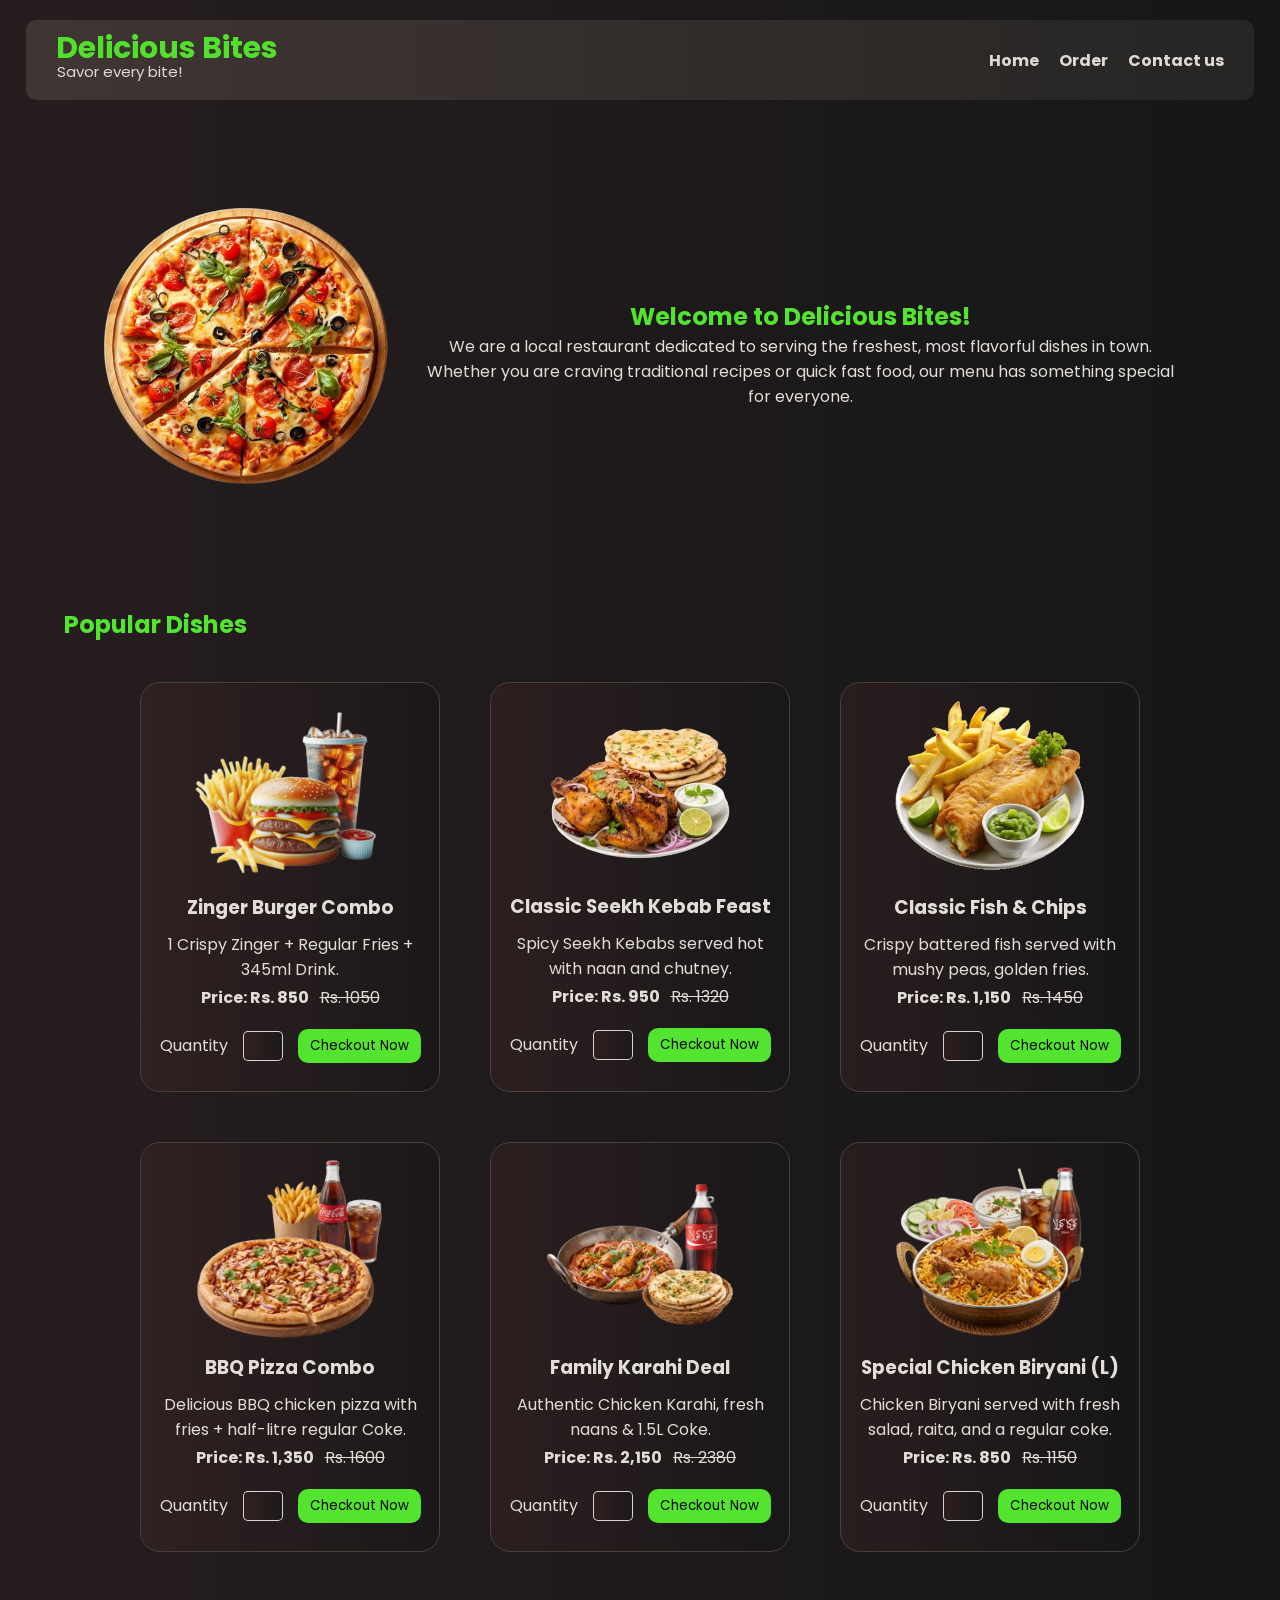
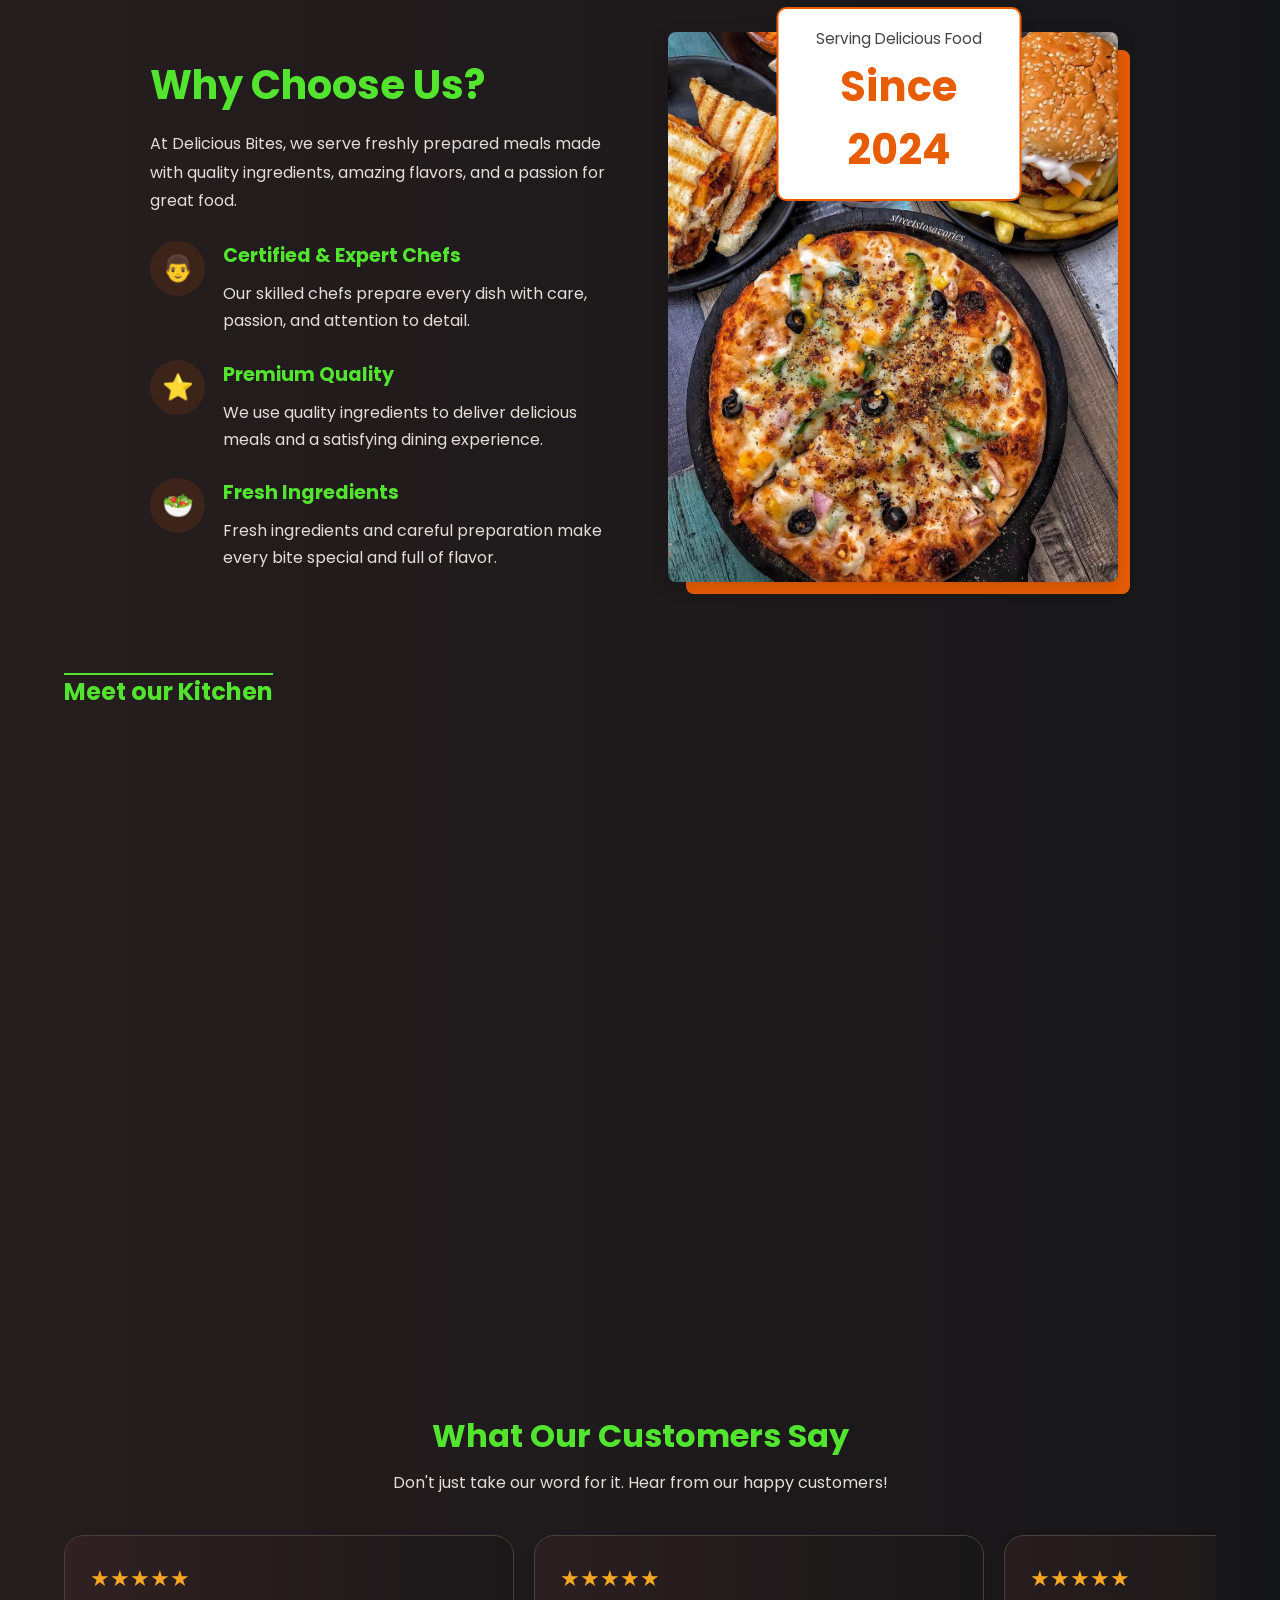
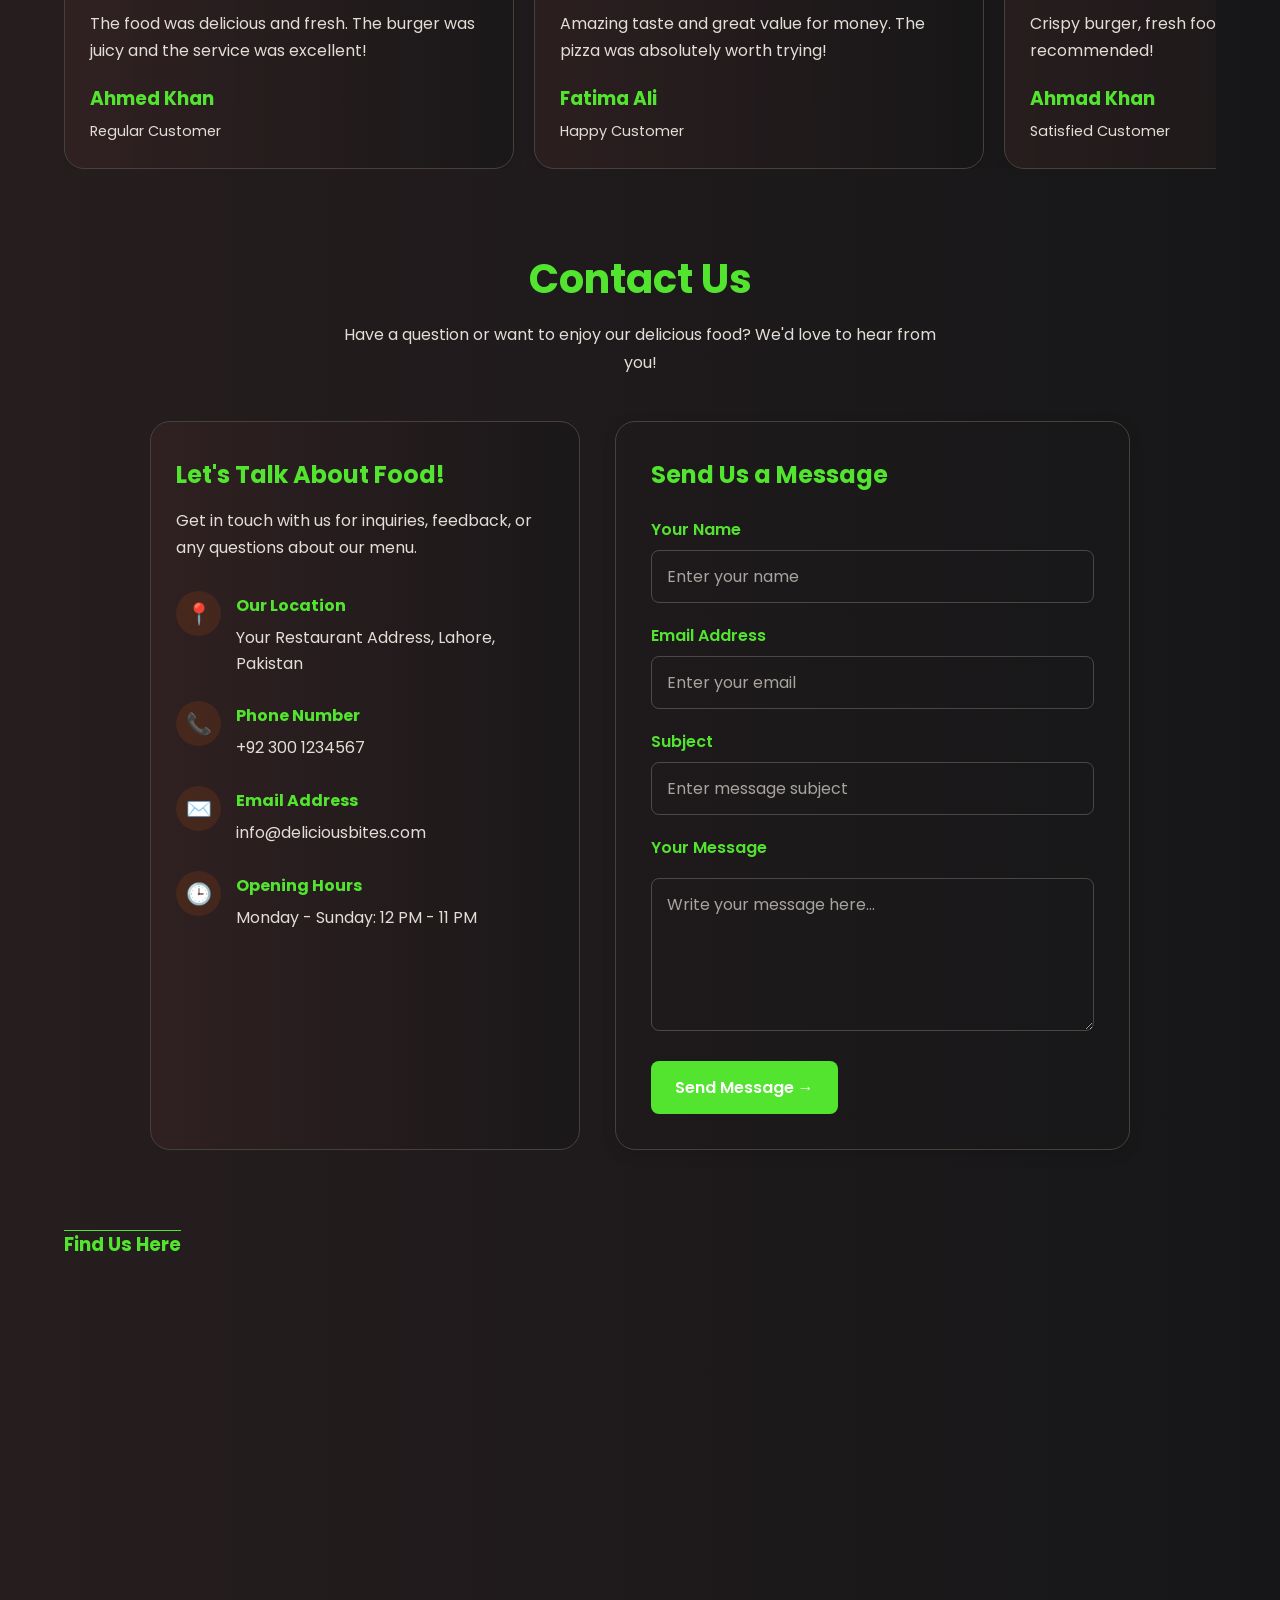
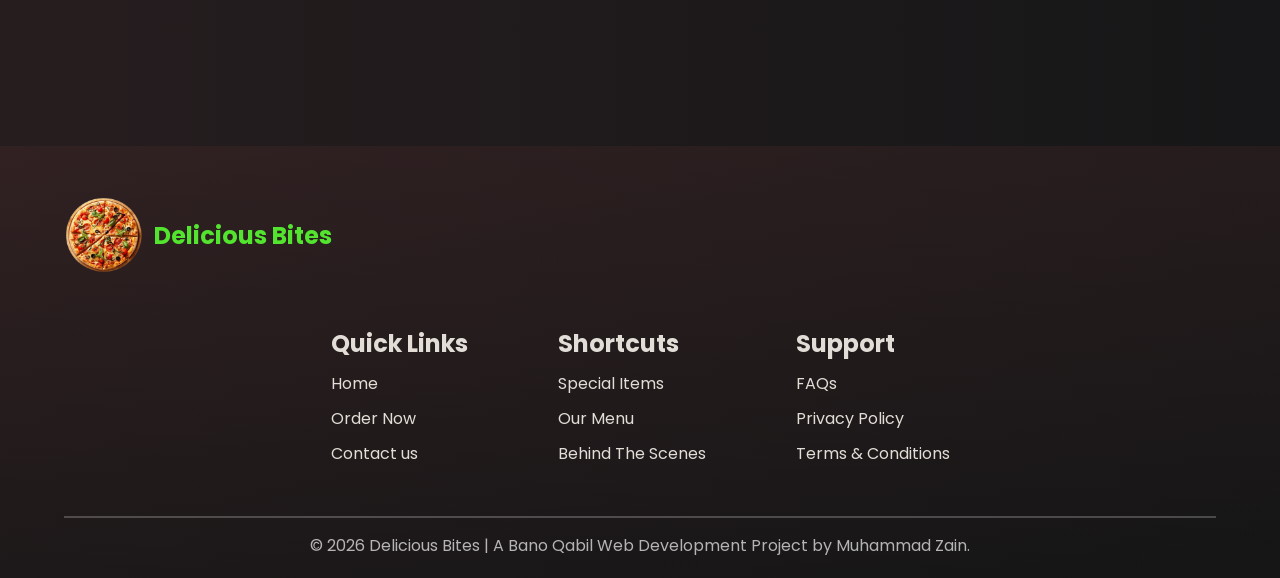
<file: index.html>
<!DOCTYPE html>
<html lang="en">

<head>
    <meta charset="UTF-8">
    <meta name="viewport" content="width=device-width, initial-scale=1.0">
    <title>Home - Delicious Bites</title>
    <link rel="stylesheet" href="style.css">
    <link rel="preconnect" href="https://fonts.googleapis.com">
    <link rel="preconnect" href="https://fonts.gstatic.com" crossorigin>
    <link
        href="https://fonts.googleapis.com/css2?family=Poppins:ital,wght@0,100;0,200;0,300;0,400;0,500;0,600;0,700;0,800;0,900;1,100;1,200;1,300;1,400;1,500;1,600;1,700;1,800;1,900&display=swap"
        rel="stylesheet">
</head>

<body>
   <header>
    <nav class="navbar">
        <div class="nav-items1">
            <h1>Delicious Bites</h1>
            <p>Savor every bite!</p>
        </div>

        <!-- Hamburger Menu -->
        <div class="hamburger" id="hamburger">
            <span class="bar"></span>
            <span class="bar"></span>
            <span class="bar"></span>
        </div>

        <div class="nav-items2" id="nav-menu">
            <ul class="nav-links">
                <li><a href="index.html">Home</a></li>
                <li><a href="order.html">Order</a></li>
                <li><a href="contact.html">Contact us</a></li>
            </ul>
        </div>
    </nav>
</header>




    <main>
        <section id="hero">
            <div class="container">


                <div class="image">
                    <img src="assets/pizza.png" alt="hero-image" height="300">

                </div>



                <div class="hero-about">

                    <h1>Welcome to Delicious Bites!</h1>

                    <p>We are a local restaurant dedicated to serving the freshest, most flavorful dishes in town.
                        Whether you are craving traditional recipes or quick fast food, our menu has something special
                        for everyone.</p>
                </div>



            </div>
        </section>


        <section id="featured">

          <h1>Popular Dishes</h1>

          <div class="cards">

              <article class="card card-1">

               <img src="assets/Special Deals/zinger-burger-with-juice-png--removebg-preview.png" alt="">

               <h3>Zinger Burger Combo</h3>

               <p>1 Crispy Zinger + Regular Fries + 345ml Drink.</p>

               <p><strong>Price: Rs. 850 &ensp;</strong><del>Rs. 1050</del></p>

               <div class="checkout">
                   <label for="Qty">Quantity </label>
                   <input type="number" id="n">
                   <a href="#order-form"><button type="button">Checkout Now</button></a>

               </div>

              </article>


              <article class="card card-2">

               <img src="assets/Special Deals/Classic Seekh Kebab Feast.png" alt="">

               <h3>Classic Seekh Kebab Feast</h3>

               <p>Spicy Seekh Kebabs served hot <br> with naan and chutney.</p>

               <p><strong>Price: Rs. 950 &ensp;</strong><del>Rs. 1320</del></p>

               <div class="checkout">
                   <label for="Qty">Quantity </label>
                   <input type="number" id="n">
                   <a href="#order-form"><button type="button">Checkout Now</button></a>

               </div>

              </article>

              <article class="card card-3">

               <img src="assets/Special Deals/Classic Fish & Chips.png" alt="">

               <h3>Classic Fish & Chips</h3>

               <p>Crispy battered fish served with mushy peas, golden fries.</p>

               <p><strong>Price: Rs. 1,150 &ensp;</strong><del>Rs. 1450</del></p>

               <div class="checkout">
                   <label for="Qty">Quantity </label>
                   <input type="number" id="n">
                   <a href="#order-form"><button type="button">Checkout Now</button></a>

               </div>

              </article>

              <article class="card card-4">

               <img src="assets/Special Deals/BBQ_Pizza_Combo-removebg-preview.png" alt="">

               <h3>BBQ Pizza Combo</h3>

               <p>Delicious BBQ chicken pizza with <br> fries + half-litre regular Coke.</p>

               <p><strong>Price: Rs. 1,350 &ensp;</strong><del>Rs. 1600</del></p>

               <div class="checkout">
                   <label for="Qty">Quantity </label>
                   <input type="number" id="n">
                   <a href="#order-form"><button type="button">Checkout Now</button></a>

               </div>

              </article>

              <article class="card card-5">

               <img src="assets/Special Deals/Family Karahi Deal.png" alt="">

               <h3>Family Karahi Deal</h3>

               <p>Authentic Chicken Karahi, fresh naans & 1.5L Coke.</p>

               <p><strong>Price: Rs. 2,150 &ensp;</strong><del>Rs. 2380</del></p>

               <div class="checkout">
                   <label for="Qty">Quantity </label>
                   <input type="number" id="n">
                   <a href="#order-form"><button type="button">Checkout Now</button></a>

               </div>

              </article>

              <article class="card card-6">

               <img src="assets/Special Deals/special chicken biryani deal.png" alt="">

               <h3>Special Chicken Biryani (L)</h3>

               <p>Chicken Biryani served with fresh salad, raita, and a regular coke.</p>

               <p><strong>Price: Rs. 850 &ensp;</strong><del>Rs. 1150</del></p>

               <div class="checkout">
                   <label for="Qty">Quantity </label>
                   <input type="number" id="n">
                   <a href="#order-form"><button type="button">Checkout Now</button></a>

               </div>

              </article>

              

          </div>



        </section>

        <section id="why-choose-us">

    <div class="choose-content">

        <div class="choose-heading">

            <h1>Why Choose Us?</h1>

            <p class="choose-description">
                At Delicious Bites, we serve freshly prepared meals
                made with quality ingredients, amazing flavors, and
                a passion for great food.
            </p>
        </div>

        <div class="choose-feature">
            <div class="feature-icon">👨</div>

            <div>
                <h3>Certified & Expert Chefs</h3>
                <p>
                    Our skilled chefs prepare every dish with care,
                    passion, and attention to detail.
                </p>
            </div>
        </div>

        <div class="choose-feature">
            <div class="feature-icon">⭐</div>

            <div>
                <h3>Premium Quality</h3>
                <p>
                    We use quality ingredients to deliver delicious
                    meals and a satisfying dining experience.
                </p>
            </div>
        </div>

        <div class="choose-feature">
            <div class="feature-icon">🥗</div>

            <div>
                <h3>Fresh Ingredients</h3>
                <p>
                    Fresh ingredients and careful preparation make
                    every bite special and full of flavor.
                </p>
            </div>
        </div>

    </div>

    <div class="choose-image">

        <img
            src="assets/Fast food Deal.jpg"
            alt="Freshly prepared food at Delicious Bites"
        >

        <div class="established-badge">
            <span>Serving Delicious Food</span>
            <strong>Since 2024</strong>
        </div>

    </div>

</section>

       
         <section id="cooking">
            <h1>Meet our Kitchen</h1>
            <video autoplay loop muted src="assets/video/cooking.mp4"></video>

            
        </section>

<section id="reviews">
    <h1>What Our Customers Say</h1>

    <p class="reviews-intro">
        Don't just take our word for it. Hear from our happy customers!
    </p>

    <div class="reviews-container">
        
        <div class="reviews-track">
            

            <!-- Original Reviews -->
            <div class="reviews-group">

                <div class="review-card">
                    <div class="stars">★★★★★</div>
                    <p>The food was delicious and fresh. The burger was juicy and the service was excellent!</p>
                    <h3>Ahmed Khan</h3>
                    <span>Regular Customer</span>
                </div>

                <div class="review-card">
                    <div class="stars">★★★★★</div>
                    <p>Amazing taste and great value for money. The pizza was absolutely worth trying!</p>
                    <h3>Fatima Ali</h3>
                    <span>Happy Customer</span>
                </div>

                <div class="review-card">
                    <div class="stars">★★★★★</div>
                    <p>Crispy burger, fresh food, and quick service. Highly recommended!</p>
                    <h3>Ahmad Khan</h3>
                    <span>Satisfied Customer</span>
                </div>

                <div class="review-card">
                    <div class="stars">★★★★★</div>
                    <p>Great atmosphere and friendly staff. I would definitely recommend this restaurant.</p>
                    <h3>Usman Malik</h3>
                    <span>Food Lover</span>
                </div>

                <div class="review-card">
                    <div class="stars">★★★★☆</div>
                    <p>Loved the Fajita Pizza! The cheese, toppings, and taste were amazing.</p>
                    <h3>Amna Yaseen</h3>
                    <span>Pizza Enthusiast</span>
                </div>

                <div class="review-card">
                    <div class="stars">★★★★☆</div>
                    <p>The Chicken Biryani was full of flavor, and the portion size was good.</p>
                    <h3>Ali Hamza</h3>
                    <span>Biryani Lover</span>
                </div>

            </div>

            <!-- Duplicate Reviews for Infinite Sliding -->
            <div class="reviews-group" aria-hidden="true">

                <div class="review-card">
                    <div class="stars">★★★★★</div>
                    <p>The food was delicious and fresh. The burger was juicy and the service was excellent!</p>
                    <h3>Ahmed Khan</h3>
                    <span>Regular Customer</span>
                </div>

                <div class="review-card">
                    <div class="stars">★★★★★</div>
                    <p>Amazing taste and great value for money. The pizza was absolutely worth trying!</p>
                    <h3>Fatima Ali</h3>
                    <span>Happy Customer</span>
                </div>

                <div class="review-card">
                    <div class="stars">★★★★★</div>
                    <p>Crispy burger, fresh food, and quick service. Highly recommended!</p>
                    <h3>Ahmad Khan</h3>
                    <span>Satisfied Customer</span>
                </div>

                <div class="review-card">
                    <div class="stars">★★★★★</div>
                    <p>Great atmosphere and friendly staff. I would definitely recommend this restaurant.</p>
                    <h3>Usman Malik</h3>
                    <span>Food Lover</span>
                </div>

                <div class="review-card">
                    <div class="stars">★★★★☆</div>
                    <p>Loved the Fajita Pizza! The cheese, toppings, and taste were amazing.</p>
                    <h3>Amna Yaseen</h3>
                    <span>Pizza Enthusiast</span>
                </div>

                <div class="review-card">
                    <div class="stars">★★★★☆</div>
                    <p>The Chicken Biryani was full of flavor, and the portion size was good.</p>
                    <h3>Ali Hamza</h3>
                    <span>Biryani Lover</span>
                </div>

            </div>

        </div>
    </div>
</section>



<section id="contact">

    <div class="contact-heading">

        <h1>Contact Us</h1>
        <p>
            Have a question or want to enjoy our delicious food?
            We'd love to hear from you!
        </p>
    </div>

    <div class="contact-container">

        <!-- Left Side: Contact Information -->
        <div class="contact-info">

            <h2>Let's Talk About Food!</h2>

            <p class="contact-text">
                Get in touch with us for inquiries, feedback,
                or any questions about our menu.
            </p>

            <div class="contact-item">
                <div class="contact-icon">📍</div>
                <div>
                    <h3>Our Location</h3>
                    <p>Your Restaurant Address, Lahore, Pakistan</p>
                </div>
            </div>

            <div class="contact-item">
                <div class="contact-icon">📞</div>
                <div>
                    <h3>Phone Number</h3>
                    <p>+92 300 1234567</p>
                </div>
            </div>

            <div class="contact-item">
                <div class="contact-icon">✉️</div>
                <div>
                    <h3>Email Address</h3>
                    <p>info@deliciousbites.com</p>
                </div>
            </div>

            <div class="contact-item">
                <div class="contact-icon">🕒</div>
                <div>
                    <h3>Opening Hours</h3>
                    <p>Monday - Sunday: 12 PM - 11 PM</p>
                </div>
            </div>

        </div>

        <!-- Right Side: Contact Form -->
        <form class="contact-form">

            <h2>Send Us a Message</h2>

            <div class="form-group">
                <label for="contact-name">Your Name</label>
                <input
                    type="text"
                    id="contact-name"
                    name="name"
                    placeholder="Enter your name"
                    required
                >
            </div>

            <div class="form-group">
                <label for="contact-email">Email Address</label>
                <input
                    type="email"
                    id="contact-email"
                    name="email"
                    placeholder="Enter your email"
                    required
                >
            </div>

            <div class="form-group">
                <label for="contact-subject">Subject</label>
                <input
                    type="text"
                    id="contact-subject"
                    name="subject"
                    placeholder="Enter message subject"
                    required
                >
            </div>

            <div class="form-group">
                <label for="contact-message">Your Message</label>
                <textarea
                    id="contact-message"
                    name="message"
                    rows="5"
                    placeholder="Write your message here..."
                    required
                ></textarea>
            </div>

            <button type="submit" class="contact-btn">
                Send Message →
            </button>

        </form>

    </div>

</section>


        <section id="framing">
    

        <section id="map">
            <h1>Find Us Here</h1>
            <iframe src="https://www.google.com/maps/embed?pb=!1m18!1m12!1m3!1d13595.559069513125!2d74.3246896554199!3d31.5820706!2m3!1f0!2f0!3f0!3m2!1i1024!2i768!4f13.1!3m3!1m2!1s0x39191b91e5f0326d%3A0x4c01c48fc2e91cd0!2sDelicious%20Bites!5e0!3m2!1sen!2s!4v1788865010077!5m2!1sen!2s" width="600" height="450" style="border:0;" allowfullscreen="" loading="lazy" referrerpolicy="strict-origin-when-cross-origin"></iframe>
        </section>

    </main>
    <footer>
        <section id="footer-section">

            <div class="footer-logo">
                <img src="assets/pizza.png" alt="">
                <h1>Delicious Bites</h1>
            </div>
             
            <div class="footer-container">

                <div class="footer-links">
                    <h2>Quick Links</h2>
                    <a href="index.html">Home</a>
                    <a href="order.html">Order Now</a>
                    <a href="contact.html">Contact us</a>
                </div>
    
                <div class="shortcuts">
                    <h2>Shortcuts</h2>
                    <a href="#special">Special Items</a>
                    <a href="#table-section">Our Menu</a>
                    <a href="#cooking">Behind The Scenes</a>

                </div>

                <div class="action-links">
                    <h2>Support</h2>
                    <a href="#">FAQs</a>
                    <a href="#">Privacy Policy</a>
                    <a href="#">Terms & Conditions</a>

                </div>

                
                

            </div>

            <div class="hr-sec">

                <hr>
    
                    <p class="copyright-text">&copy; 2026 Delicious Bites | A Bano Qabil Web Development Project by Muhammad Zain.</p>
            </div>


        </section>

        
    </footer>
<script src="script.js"></script>
</body>

</html>
</file>
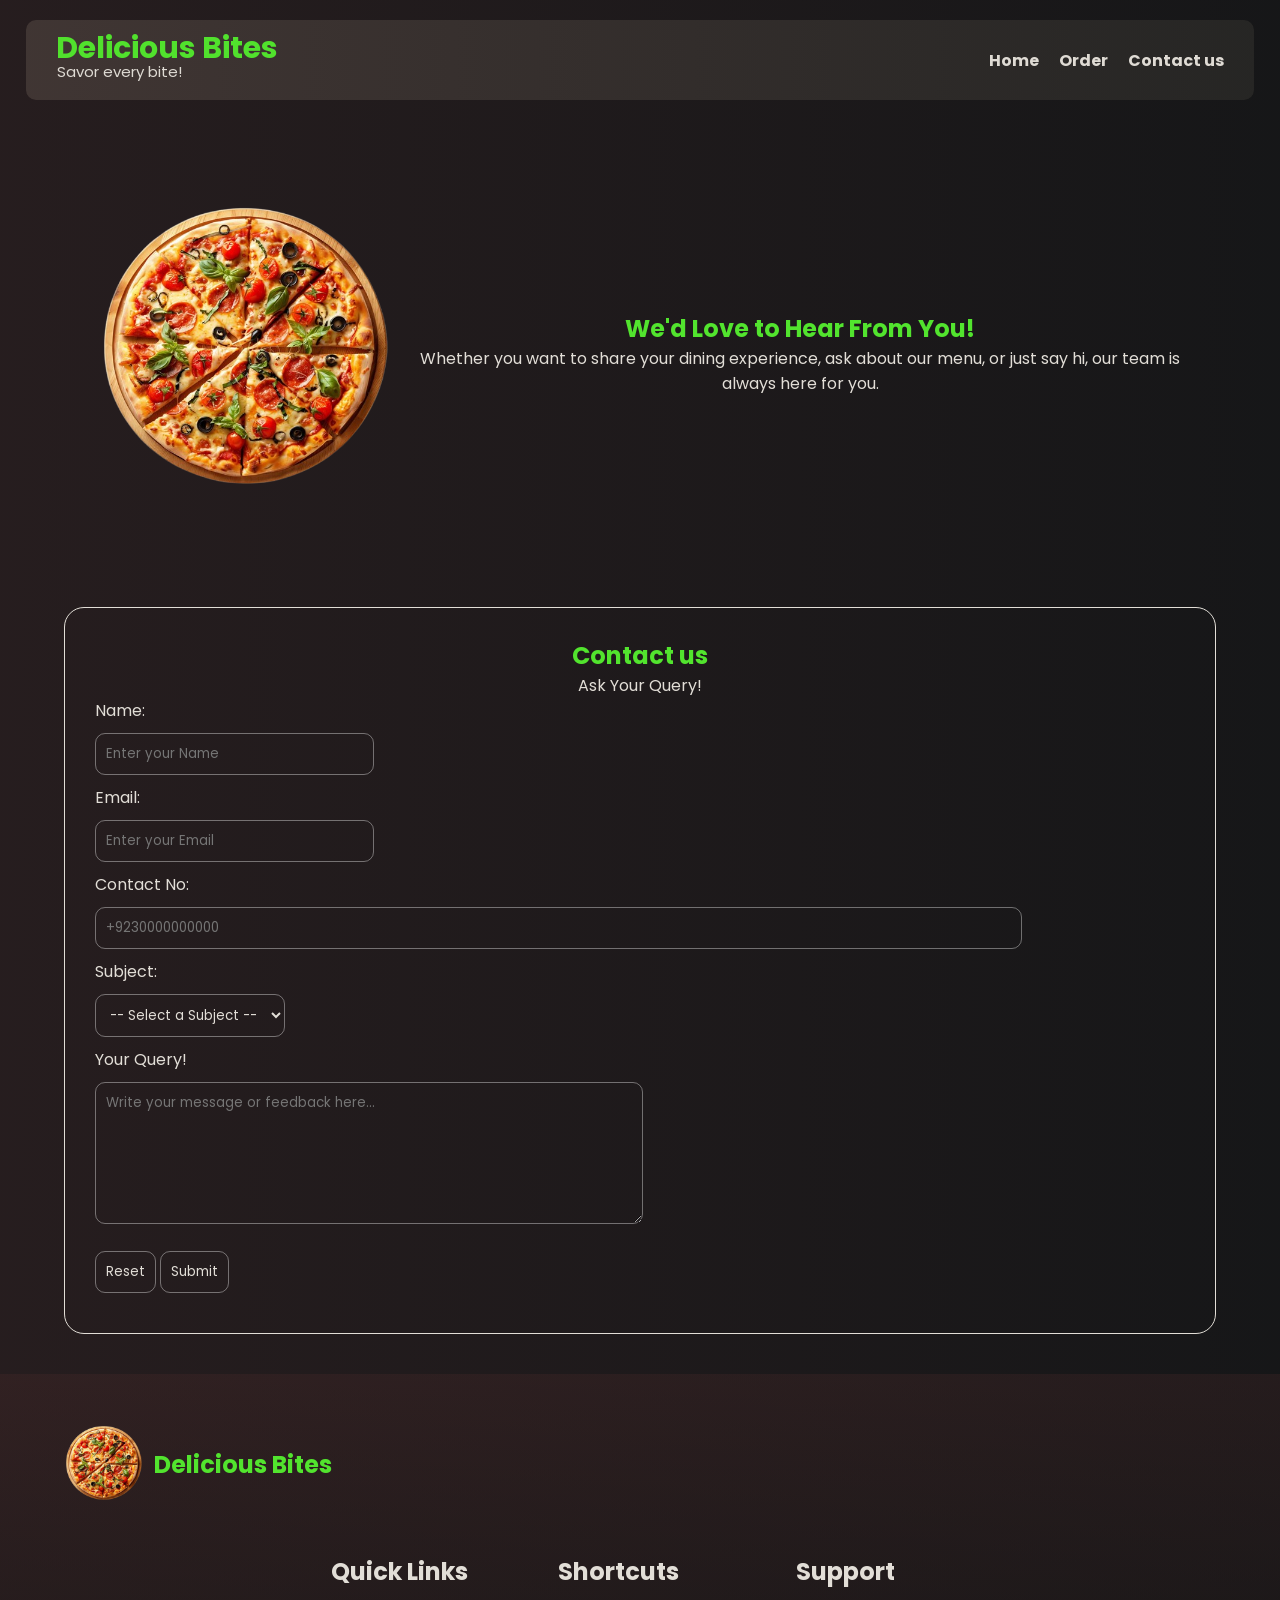
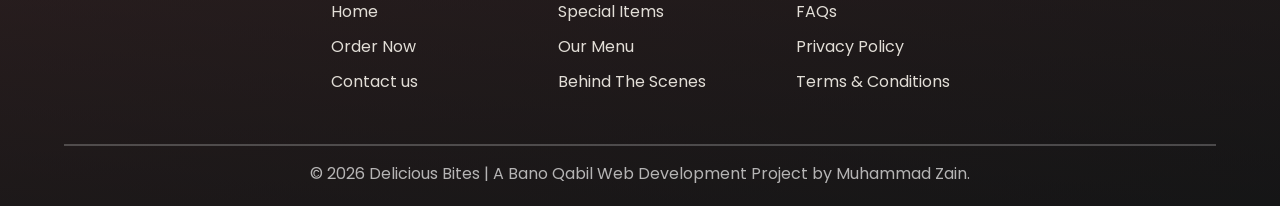
<file: contact.html>
<!DOCTYPE html>
<html lang="en">

<head>
    <meta charset="UTF-8">
    <meta name="viewport" content="width=device-width, initial-scale=1.0">
    <title>Contact - Delicious Bites</title>
    <link rel="stylesheet" href="style.css">
    <link rel="preconnect" href="https://fonts.googleapis.com">
    <link rel="preconnect" href="https://fonts.gstatic.com" crossorigin>
    <link
        href="https://fonts.googleapis.com/css2?family=Poppins:ital,wght@0,100;0,200;0,300;0,400;0,500;0,600;0,700;0,800;0,900;1,100;1,200;1,300;1,400;1,500;1,600;1,700;1,800;1,900&display=swap"
        rel="stylesheet">
</head>

<body>

    <header>
    <nav class="navbar">
        <div class="nav-items1">
            <h1>Delicious Bites</h1>
            <p>Savor every bite!</p>
        </div>

        <!-- Hamburger Menu -->
        <div class="hamburger" id="hamburger">
            <span class="bar"></span>
            <span class="bar"></span>
            <span class="bar"></span>
        </div>

        <div class="nav-items2" id="nav-menu">
            <ul class="nav-links">
                <li><a href="index.html">Home</a></li>
                <li><a href="order.html">Order</a></li>
                <li><a href="contact.html">Contact us</a></li>
            </ul>
        </div>
    </nav>
</header>

    <main>
        <section id="hero">
            <div class="container">


                <div class="image">
                    <img src="assets/pizza.png" alt="hero-image" height="300">

                </div>



                <div class="hero-about">

                    <h1>We'd Love to Hear From You!</h1>

                    <p>Whether you want to share your dining experience, ask about our menu, or just say hi, our team is
                        always here for you.</p>
                </div>



            </div>
        </section>

        <section id="order-section">


            <div class="order-form">
                <h1>Contact us</h1>
                <form action="submit.php" method="get">

                    <legend>Ask Your Query!</legend>


                    <label for="name">Name: </label>

                    <br>

                    <input type="text" id="name" name="name" placeholder="Enter your Name" required><br>

                    <label for="email">Email:</label>

                    <br>

                    <input type="email" id="email" name="email" placeholder="Enter your Email" required>

                    <br>

                    <label for="contact">Contact No:</label>
                    <br>
                    <input type="tel" id="contact" name="contact" placeholder="+9230000000000">


                    <br>

                    <label for="subject">Subject:</label><br>
                    <select name="message_subject" id="subject" required>

                        <option value="">-- Select a Subject --</option>
                        <option value="feedback">Feedback & Suggestions</option>
                        <option value="complaint">Order Issue / Complaint</option>
                        <option value="catering">Event Catering</option>
                        <option value="general">General Inquiry</option>

                    </select>

                    <br>

                    <label for="user-message">Your Query!</label>

                    <br>

                    <textarea id="user-message" name="contact_message" rows="6" cols="45"
                        placeholder="Write your message or feedback here..." required></textarea>




                    <br>

                    <input class="reset" type="reset">
                    <input class="submit" type="submit">











                </form>
            </div>



        </section>

    </main>

    <footer style="margin-top: 40px;">
        <section id="footer-section">

            <div class="footer-logo">
                <img src="assets/pizza.png" alt="">
                <h1>Delicious Bites</h1>
            </div>

            <div class="footer-container">

                <div class="footer-links">
                    <h2>Quick Links</h2>
                    <a href="index.html">Home</a>
                    <a href="order.html#order-section">Order Now</a>
                    <a href="contact.html">Contact us</a>
                </div>

                <div class="shortcuts">
                    <h2>Shortcuts</h2>
                    <a href="index.html#special">Special Items</a>
                    <a href="index.html#table-section">Our Menu</a>
                    <a href="index.html#cooking">Behind The Scenes</a>

                </div>

                <div class="action-links">
                    <h2>Support</h2>
                    <a href="#">FAQs</a>
                    <a href="#">Privacy Policy</a>
                    <a href="#">Terms & Conditions</a>

                </div>




            </div>

            <div class="hr-sec">

                <hr>

                <p class="copyright-text">&copy; 2026 Delicious Bites | A Bano Qabil Web Development Project by Muhammad
                    Zain.</p>
            </div>


        </section>


    </footer>

    <script src="script.js"></script>

</body>

</html>
</file>
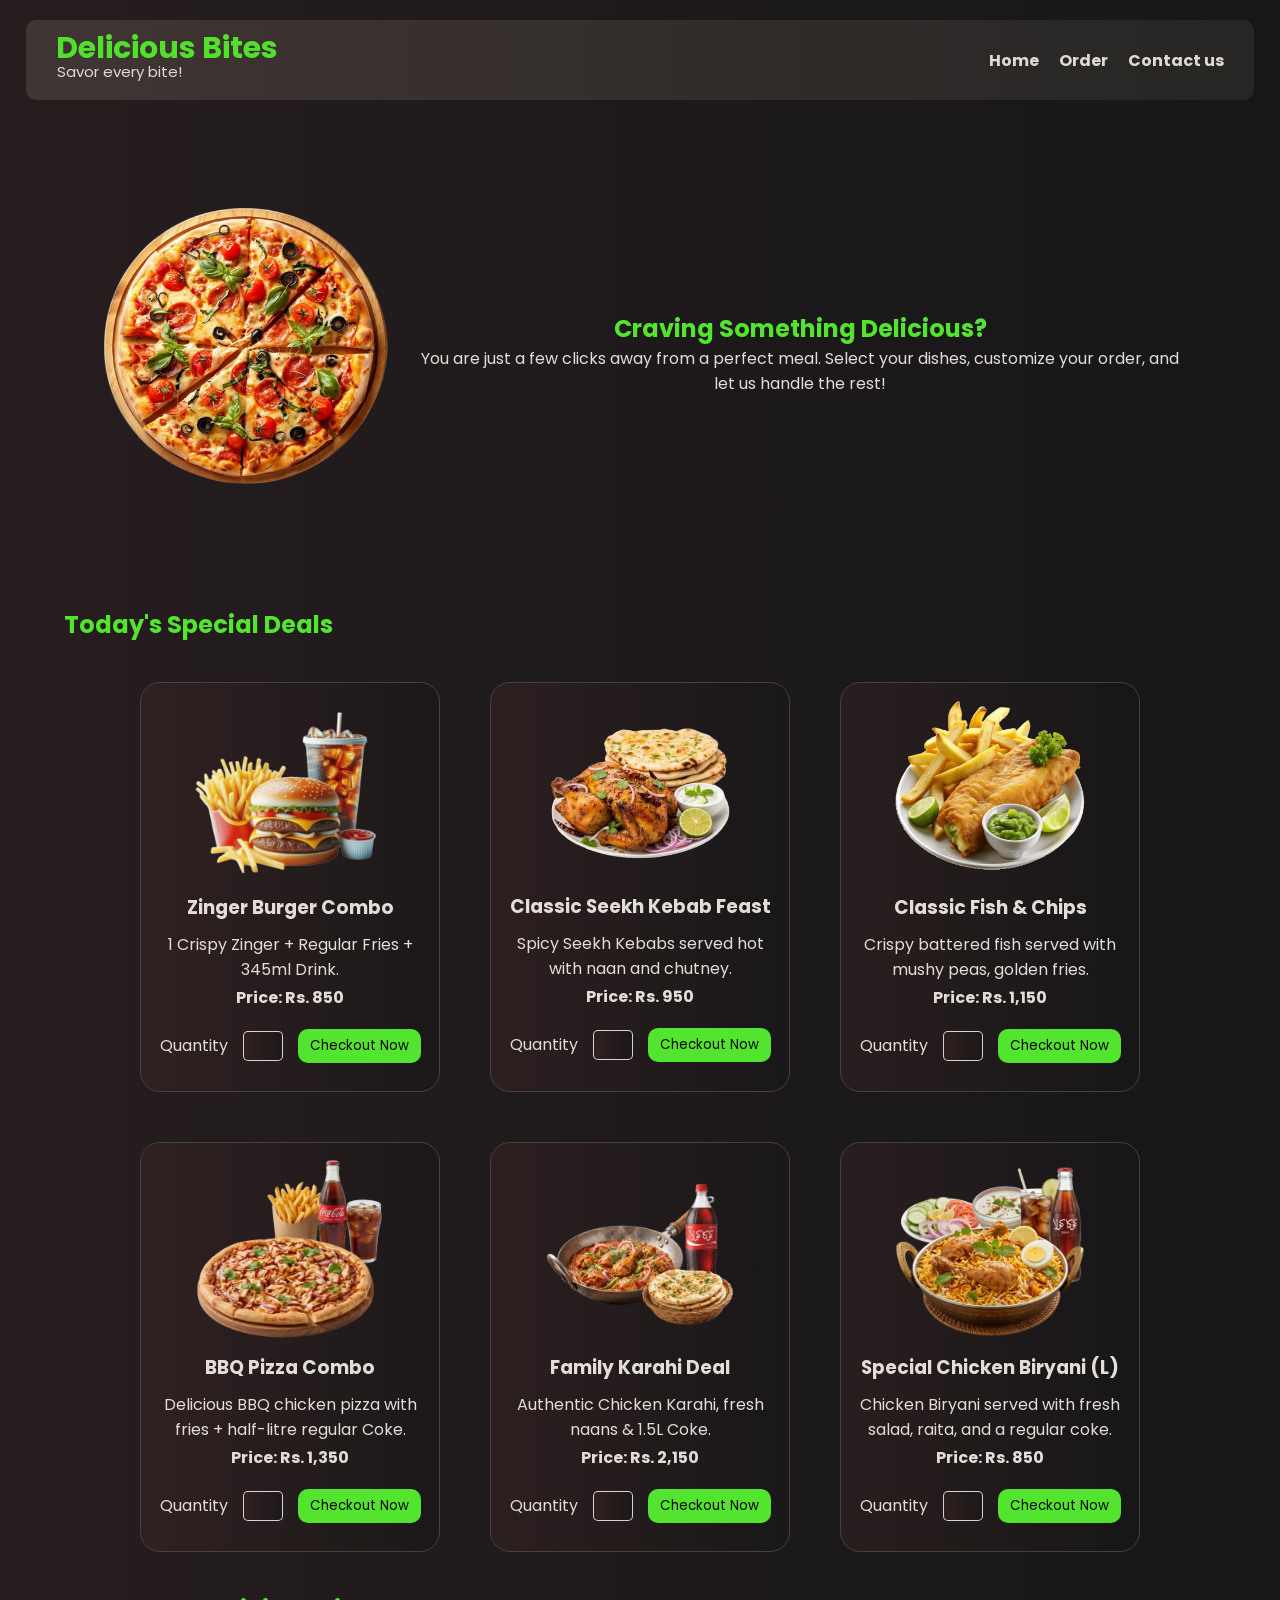
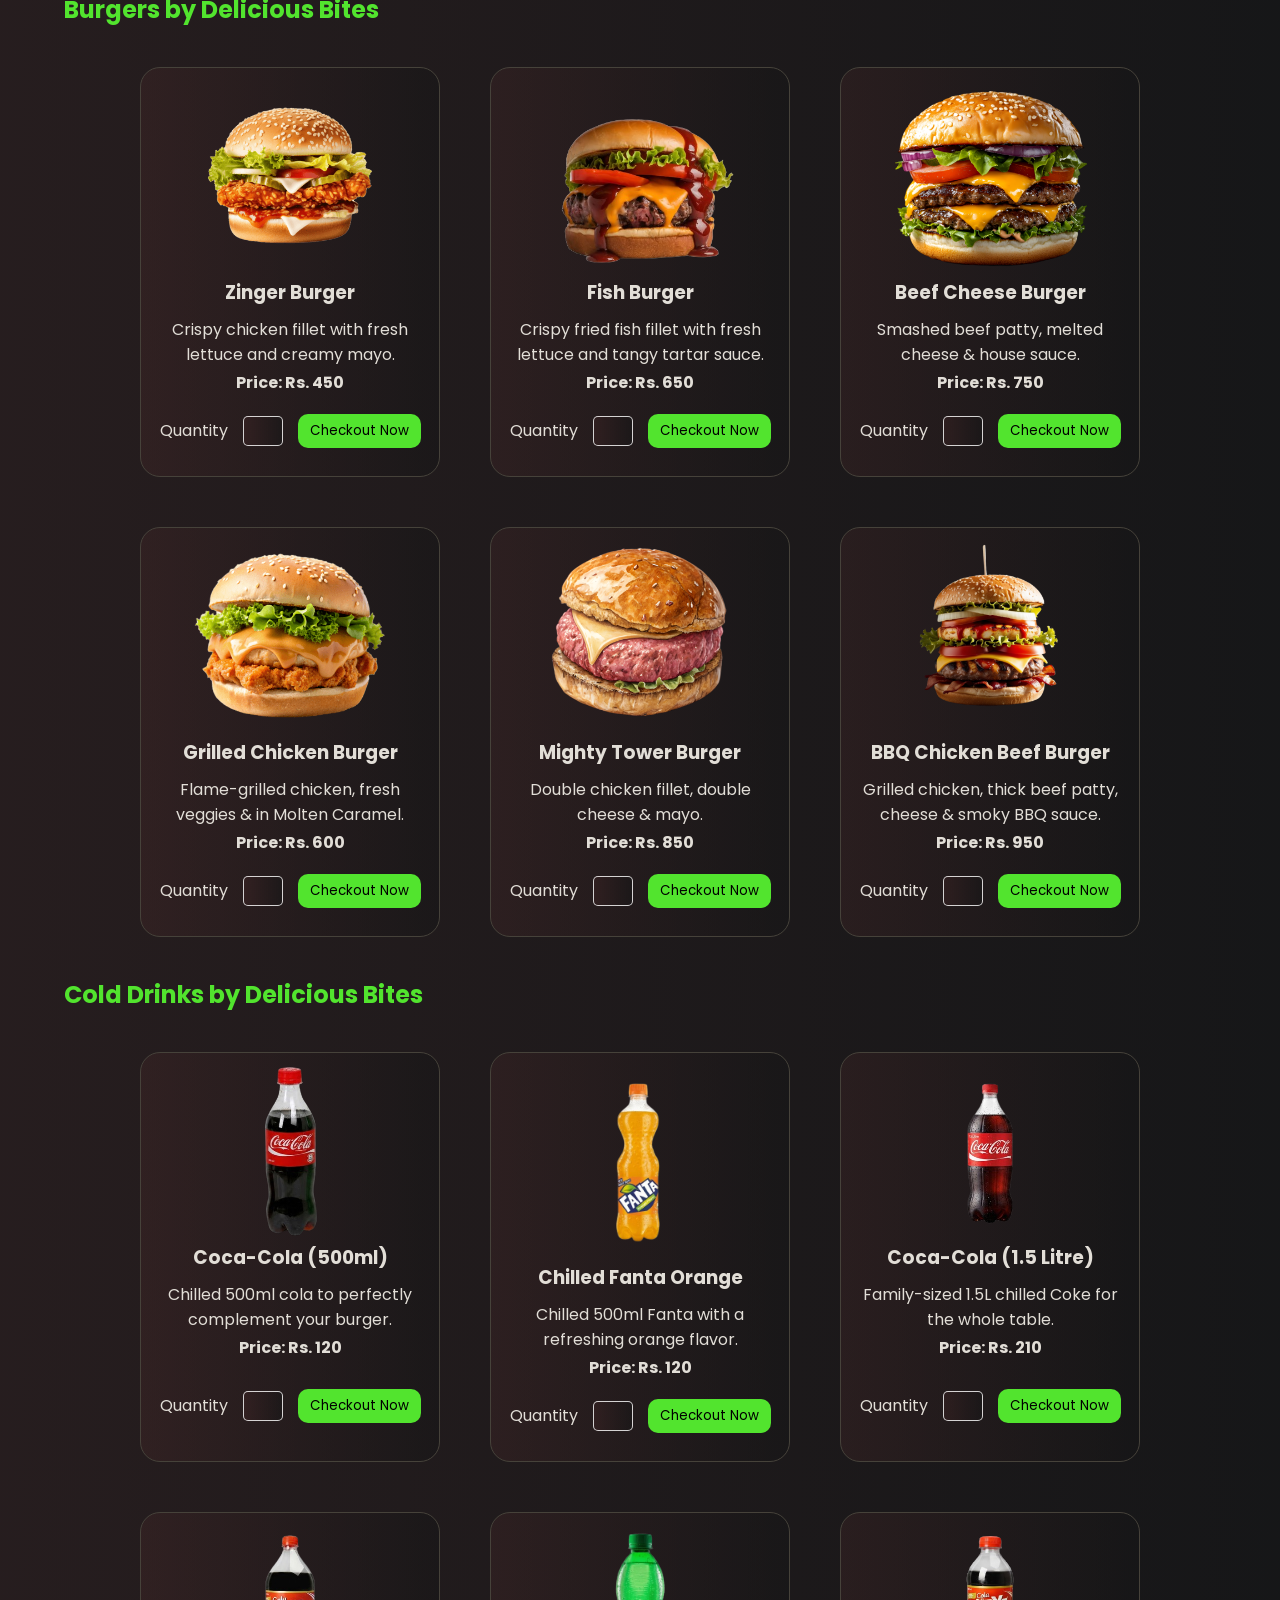
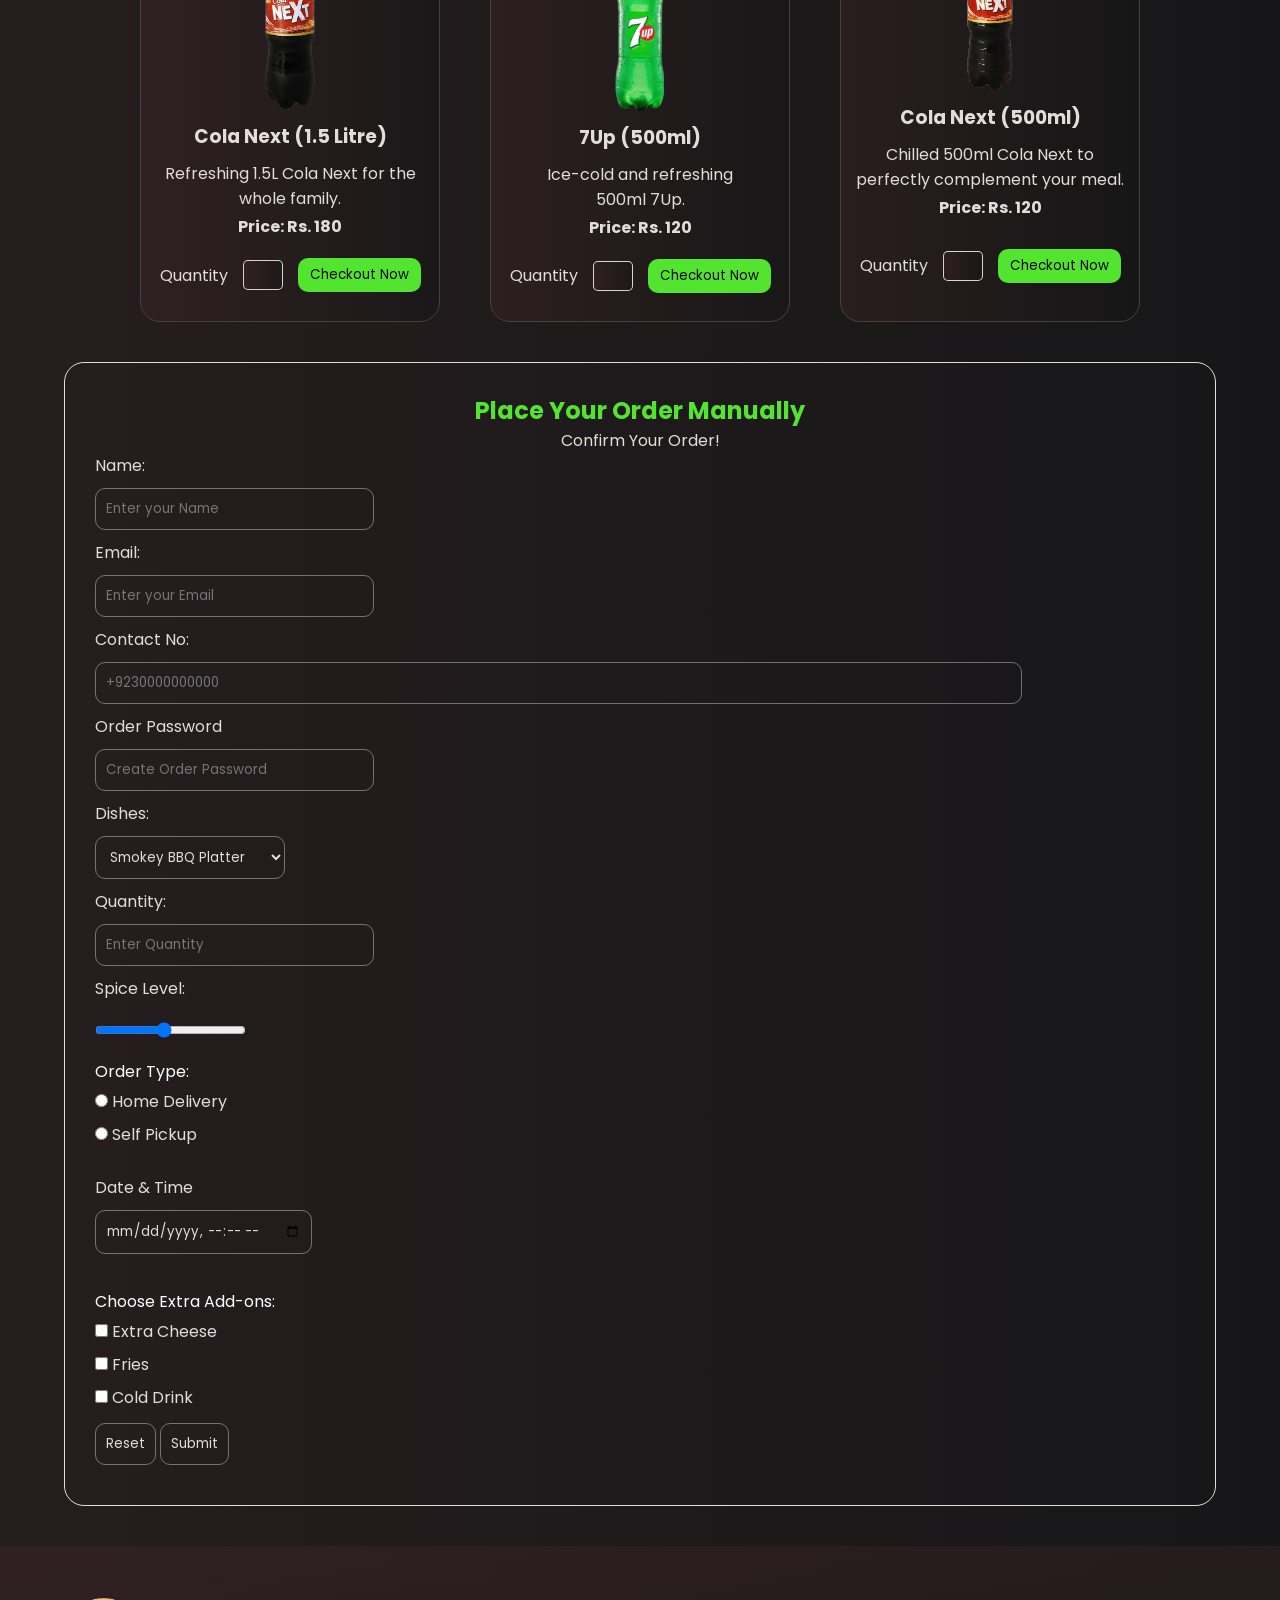
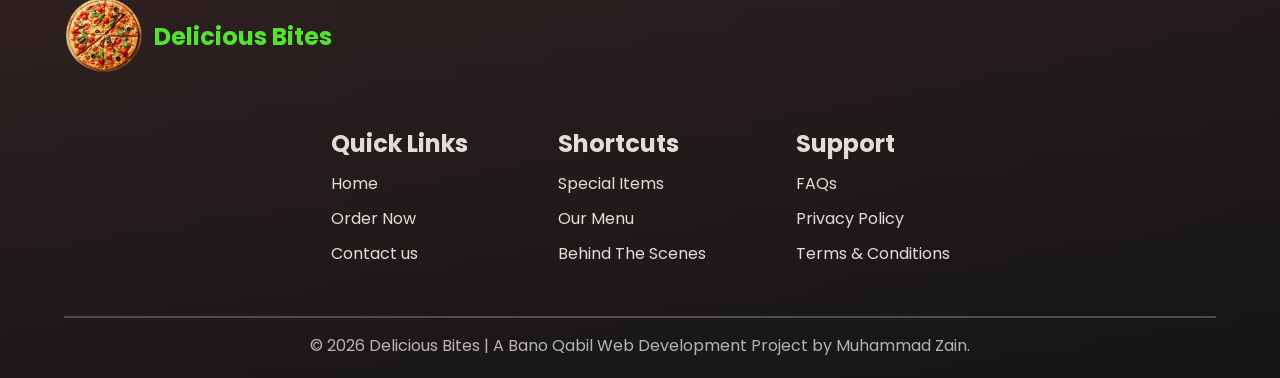
<file: order.html>
<!DOCTYPE html>
<html lang="en">

<head>
    <meta charset="UTF-8">
    <meta name="viewport" content="width=device-width, initial-scale=1.0">
    <title>Order - Delicious Bites</title>
    <link rel="stylesheet" href="style.css">
    <link rel="preconnect" href="https://fonts.googleapis.com">
    <link rel="preconnect" href="https://fonts.gstatic.com" crossorigin>
    <link
        href="https://fonts.googleapis.com/css2?family=Poppins:ital,wght@0,100;0,200;0,300;0,400;0,500;0,600;0,700;0,800;0,900;1,100;1,200;1,300;1,400;1,500;1,600;1,700;1,800;1,900&display=swap"
        rel="stylesheet">
</head>

<body>

    <header>
    <nav class="navbar">
        <div class="nav-items1">
            <h1>Delicious Bites</h1>
            <p>Savor every bite!</p>
        </div>

        <!-- Hamburger Menu -->
        <div class="hamburger" id="hamburger">
            <span class="bar"></span>
            <span class="bar"></span>
            <span class="bar"></span>
        </div>

        <div class="nav-items2" id="nav-menu">
            <ul class="nav-links">
                <li><a href="index.html">Home</a></li>
                <li><a href="order.html">Order</a></li>
                <li><a href="contact.html">Contact us</a></li>
            </ul>
        </div>
    </nav>
</header>

    <main>
        <section id="hero">
            <div class="container">


                <div class="image">
                    <img src="assets/pizza.png" alt="hero-image" height="300">

                </div>



                <div class="hero-about">

                    <h1>Craving Something Delicious?</h1>

                    <p>You are just a few clicks away from a perfect meal. Select your dishes, customize your order, and
                        let us handle the rest!</p>
                </div>



            </div>
        </section>

        <section id="featured">

          <h1>Today's Special Deals</h1>

          <div class="cards">

              <article class="card card-1">

               <img src="assets/Special Deals/zinger-burger-with-juice-png--removebg-preview.png" alt="">

               <h3>Zinger Burger Combo</h3>

               <p>1 Crispy Zinger + Regular Fries + 345ml Drink.</p>

               <p><strong>Price: Rs. 850</strong></p>

               <div class="checkout">
                   <label for="Qty">Quantity </label>
                   <input type="number" id="n">
                   <a href="#order-form"><button type="button">Checkout Now</button></a>

               </div>

              </article>


              <article class="card card-2">

               <img src="assets/Special Deals/Classic Seekh Kebab Feast.png" alt="">

               <h3>Classic Seekh Kebab Feast</h3>

               <p>Spicy Seekh Kebabs served hot <br> with naan and chutney.</p>

               <p><strong>Price: Rs. 950</strong></p>

               <div class="checkout">
                   <label for="Qty">Quantity </label>
                   <input type="number" id="n">
                   <a href="#order-form"><button type="button">Checkout Now</button></a>

               </div>

              </article>

              <article class="card card-3">

               <img src="assets/Special Deals/Classic Fish & Chips.png" alt="">

               <h3>Classic Fish & Chips</h3>

               <p>Crispy battered fish served with mushy peas, golden fries.</p>

               <p><strong>Price: Rs. 1,150</strong></p>

               <div class="checkout">
                   <label for="Qty">Quantity </label>
                   <input type="number" id="n">
                   <a href="#order-form"><button type="button">Checkout Now</button></a>

               </div>

              </article>

              <article class="card card-4">

               <img src="assets/Special Deals/BBQ_Pizza_Combo-removebg-preview.png" alt="">

               <h3>BBQ Pizza Combo</h3>

               <p>Delicious BBQ chicken pizza with <br> fries + half-litre regular Coke.</p>

               <p><strong>Price: Rs. 1,350</strong></p>

               <div class="checkout">
                   <label for="Qty">Quantity </label>
                   <input type="number" id="n">
                   <a href="#order-form"><button type="button">Checkout Now</button></a>

               </div>

              </article>

              <article class="card card-5">

               <img src="assets/Special Deals/Family Karahi Deal.png" alt="">

               <h3>Family Karahi Deal</h3>

               <p>Authentic Chicken Karahi, fresh naans & 1.5L Coke.</p>

               <p><strong>Price: Rs. 2,150</strong></p>

               <div class="checkout">
                   <label for="Qty">Quantity </label>
                   <input type="number" id="n">
                   <a href="#order-form"><button type="button">Checkout Now</button></a>

               </div>

              </article>

              <article class="card card-6">

               <img src="assets/Special Deals/special chicken biryani deal.png" alt="">

               <h3>Special Chicken Biryani (L)</h3>

               <p>Chicken Biryani served with fresh salad, raita, and a regular coke.</p>

               <p><strong>Price: Rs. 850</strong></p>

               <div class="checkout">
                   <label for="Qty">Quantity </label>
                   <input type="number" id="n">
                   <a href="#order-form"><button type="button">Checkout Now</button></a>

               </div>

              </article>

              

          </div>



        </section>

        <!-- Burger Menu -->

        <section id="featured" class="burger-menu">

          <h1>Burgers by Delicious Bites</h1>

          <div class="cards">

              <article class="card card-1">

               <img src="assets/Burgers/Zinger Burger.png" alt="">

               <h3>Zinger Burger</h3>

               <p>Crispy chicken fillet with fresh <br> lettuce and creamy mayo.</p>

               <p><strong>Price: Rs. 450</strong></p>

               <div class="checkout">
                   <label for="Qty">Quantity </label>
                   <input type="number" id="n">
                   <a href="#order-form"><button type="button">Checkout Now</button></a>

               </div>

              </article>


              <article class="card card-2">

               <img src="assets/Burgers/fish_burger-removebg-preview.png" alt="">

               <h3>Fish Burger</h3>

               <p>Crispy fried fish fillet with fresh lettuce and tangy tartar sauce.</p>

               <p><strong>Price: Rs. 650</strong></p>

               <div class="checkout">
                   <label for="Qty">Quantity </label>
                   <input type="number" id="n">
                   <a href="#order-form"><button type="button">Checkout Now</button></a>

               </div>

              </article>

              <article class="card card-3">

               <img src="assets/Burgers/beef burger.png" alt="">

               <h3>Beef Cheese Burger</h3>

               <p>Smashed beef patty, melted <br> cheese & house sauce.</p>

               <p><strong>Price: Rs. 750</strong></p>

               <div class="checkout">
                   <label for="Qty">Quantity </label>
                   <input type="number" id="n">
                   <a href="#order-form"><button type="button">Checkout Now</button></a>

               </div>

              </article>

              <article class="card card-4">

               <img src="assets/Burgers/grilled chicken cheese burger.png" alt="">

               <h3>Grilled Chicken Burger</h3>

               <p>Flame-grilled chicken, fresh <br> veggies & in Molten Caramel.</p>

               <p><strong>Price: Rs. 600</strong></p>

               <div class="checkout">
                   <label for="Qty">Quantity </label>
                   <input type="number" id="n">
                   <a href="#order-form"><button type="button">Checkout Now</button></a>

               </div>

              </article>

              <article class="card card-5">

               <img src="assets/Burgers/mighty tower burger.png" alt="">

               <h3>Mighty Tower Burger</h3>

               <p>Double chicken fillet, double <br> cheese & mayo.</p>

               <p><strong>Price: Rs. 850</strong></p>

               <div class="checkout">
                   <label for="Qty">Quantity </label>
                   <input type="number" id="n">
                   <a href="#order-form"><button type="button">Checkout Now</button></a>

               </div>

              </article>

              <article class="card card-6">

               <img src="assets/Burgers/bbq-chicken-beef-burger-png-image_16077876.png " alt="">

               <h3>BBQ Chicken Beef Burger</h3>

               <p>Grilled chicken, thick beef patty, cheese & smoky BBQ sauce.</p>

               <p><strong>Price: Rs. 950</strong></p>

               <div class="checkout">
                   <label for="Qty">Quantity </label>
                   <input type="number" id="n">
                   <a href="#order-form"><button type="button">Checkout Now</button></a>

               </div>

              </article>

              

          </div>



        </section>

       <!-- Cold Drinks Menu -->

        <section id="cold-drinks">

          <h1>Cold Drinks by Delicious Bites</h1>

          <div class="cards">

              <article class="card card-1">

               <img src="assets/Cold Drinks/coke 500ml.png" alt="">

               <h3>Coca-Cola (500ml)</h3>

               <p>Chilled 500ml cola to perfectly complement your burger.</p>

               <p><strong>Price: Rs. 120</strong></p>

               <div class="checkout">
                   <label for="Qty">Quantity </label>
                   <input type="number" id="n">
                   <a href="#order-form"><button type="button">Checkout Now</button></a>

               </div>

              </article>

               <article class="card card-2">

               <img src="assets/Cold Drinks/Fanta 500ml.png" alt="">

               <h3>Chilled Fanta Orange</h3>

               <p>Chilled 500ml Fanta with a <br> refreshing orange flavor.</p>

               <p><strong>Price: Rs. 120</strong></p>

               <div class="checkout">
                   <label for="Qty">Quantity </label>
                   <input type="number" id="n">
                   <a href="#order-form"><button type="button">Checkout Now</button></a>

               </div>

              </article>



              <article class="card card-3">

               <img src="assets/Cold Drinks/coke 1.5ltr.png" alt="">

               <h3>Coca-Cola (1.5 Litre)</h3>

               <p>Family-sized 1.5L chilled Coke for <br> the whole table.</p>

               <p><strong>Price: Rs. 210</strong></p>

               <div class="checkout">
                   <label for="Qty">Quantity </label>
                   <input type="number" id="n">
                   <a href="#order-form"><button type="button">Checkout Now</button></a>

               </div>

              </article>

              <article class="card card-4">

               <img src="assets/Cold Drinks/cola next 1.5 litre.png" alt="">

               <h3>Cola Next (1.5 Litre)</h3>

               <p>Refreshing 1.5L Cola Next for the whole family.</p>

               <p><strong>Price: Rs. 180</strong></p>

               <div class="checkout">
                   <label for="Qty">Quantity </label>
                   <input type="number" id="n">
                   <a href="#order-form"><button type="button">Checkout Now</button></a>

               </div>

              </article>

              <article class="card card-5">

               <img src="assets/Cold Drinks/7up 500ml.png" alt="">

               <h3>7Up (500ml)</h3>

               <p>Ice-cold and refreshing <br> 500ml 7Up.</p>

               <p><strong>Price: Rs. 120</strong></p>

               <div class="checkout">
                   <label for="Qty">Quantity </label>
                   <input type="number" id="n">
                   <a href="#order-form"><button type="button">Checkout Now</button></a>

               </div>

              </article>

              <article class="card card-6">

               <img src="assets/Cold Drinks/cola next 500ml.png" alt="">

               <h3>Cola Next (500ml)</h3>

               <p>Chilled 500ml Cola Next to <br> perfectly complement your meal.</p>

               <p><strong>Price: Rs. 120</strong></p>

               <div class="checkout">
                   <label for="Qty">Quantity </label>
                   <input type="number" id="n">
                   <a href="#order-form"><button type="button">Checkout Now</button></a>

               </div>

              </article>

             

              

          </div>



        </section>


        

        <section id="order-section">


            <div class="order-form">
                <h1>Place Your Order Manually</h1>
                <form action="https://api.web3forms.com/submit" method="POST">
                    <input type="hidden" name="access_key" value="b76a9b47-ecbd-4aa9-8059-2c448a47b29b">

                    <legend>Confirm Your Order!</legend>


                    <label for="name">Name: </label>

                    <br>

                    <input type="text" id="name" name="name" placeholder="Enter your Name" required><br>

                    <label for="email">Email:</label>

                    <br>

                    <input type="email" id="email" name="email" placeholder="Enter your Email" required>

                    <br>

                    <label for="contact">Contact No:</label>
                    <br>
                    <input type="tel" id="contact" name="contact" placeholder="+9230000000000" required>
                    <br>

                    <label for="order-password">Order Password</label>
                    <br>
                    <input type="password" id="order-password" placeholder="Create Order Password" required>

                    <br>

                    <label for="menu-items">Dishes:</label><br>
                    <select name="food-dish" id="menu-items" required>
                        <option value="smokey-bbq-platter">Smokey BBQ Platter</option>
                        <option value="lahori-fried-fish">Lahori Fried Fish</option>
                        <option value="cheese-burger">Chinese Burger</option>
                        <option value="zinger-burger">Zinger Burger</option>
                        <option value="fajita-pizza">Pizza Fajita</option>
                        <option value="chicken-reshmi-kebab">Chicken Reshmi Kebab</option>
                        <option value="loaded-cheesy-fries">Loaded Cheesy Fries</option>
                        <option value="chicken-biryani">Chicken Biryani</option>
                        <option value="mutton-karahi">Mutton Karahi</option>
                        <option value="molten-lava-cake">Molten Lava Cake</option>
                        <option value="creamy-chicken-handi">Creamy Chicken Handi</option>
                        <option value="spicy-peri-peri-wings">Spicy Peri Peri Wings</option>
                    </select>

                    <br>

                    <label for="quanity">Quantity:</label><br>
                    <input type="number" id="quantity" name="quantity" placeholder="Enter Quantity" required>

                    <br>

                    <label for="spicy-level">Spice Level:</label><br>

                    <input type="range" min="1" max="10" name="spice_level" id="spicy-level" value="5" required>

                    <br>

                    <span style="color: white;">Order Type:</span><br>

                    <input type="radio" id="home-delivery" name="order_type" value="home">
                    <label for="home-delivery">Home Delivery</label>
                    <br>


                    <input type="radio" id="self-pickup" name="order_type" value="pickup">
                    <label for="self-pickup">Self Pickup</label>

                    <br><br>

                    <label for="date">Date & Time</label><br>
                    <input type="datetime-local" required>

                    <br>
                    <br>

                    <span style="color: white;">Choose Extra Add-ons:</span>
                    <br>

                    
                    <input type="checkbox" id="extra-cheese" name="extras" value="cheese">
                    <label for="extra-cheese">Extra Cheese</label>
                    <br>

                    
                    <input type="checkbox" id="fries" name="extras" value="fries">
                    <label for="fries">Fries</label>
                    <br>

                   
                    <input type="checkbox" id="cold-drink" name="extras" value="drink">
                    <label for="cold-drink">Cold Drink</label>

                    <br>
                    
                    <input class="reset" type="reset">
                    <input class="submit" type="submit">











                </form>
            </div>



        </section>

    </main>

    <footer style="margin-top: 40px;">
        <section id="footer-section">

            <div class="footer-logo">
                <img src="assets/pizza.png" alt="">
                <h1>Delicious Bites</h1>
            </div>
             
            <div class="footer-container">

                <div class="footer-links">
                    <h2>Quick Links</h2>
                    <a href="index.html">Home</a>
                    <a href="order.html#order-section">Order Now</a>
                    <a href="contact.html">Contact us</a>
                </div>
    
                <div class="shortcuts">
                    <h2>Shortcuts</h2>
                    <a href="index.html#special">Special Items</a>
                    <a href="index.html#table-section">Our Menu</a>
                    <a href="index.html#cooking">Behind The Scenes</a>

                </div>

                <div class="action-links">
                    <h2>Support</h2>
                    <a href="#">FAQs</a>
                    <a href="#">Privacy Policy</a>
                    <a href="#">Terms & Conditions</a>

                </div>

                
                

            </div>

            <div class="hr-sec">

                <hr>
    
                    <p class="copyright-text">&copy; 2026 Delicious Bites | A Bano Qabil Web Development Project by Muhammad Zain.</p>
            </div>


        </section>

        
    </footer>
    <script src="script.js"></script>

</body>

</html>
</file>
<file: style.css>
*{
    margin: 0;
    padding: 0;
    box-sizing: border-box;
    font-family: poppins;
}

:root{
    --primarycolor: rgb(82, 228, 46);

    --secondarycolor: rgb(226, 222, 215);
}

html{

    scroll-behavior: smooth;

}


/* NAVBAR */

/* HOME PAGE */


header{
    position: sticky;
    width: 96vw;
     margin: 20px auto;
    top: 0;
    z-index: 1;
    
}
header nav {
    display: flex;
    opacity: 99.0%;
     background-image: linear-gradient(
        to right,
        rgba(82, 44, 44, 0.253),
        rgba(20, 20, 20, 0.507)
    );
    height: 80px;
    line-height: 23px;
     width: 96vw;
     margin: 20px auto;
     border-radius: 10px;
    justify-content: space-between;
    align-items: center;
    padding: 0 20px;

    

    
    
}

header nav h1{
    color: rgb(82, 228, 46);
    font-size: 30px;
}




    
.nav-items1 p{
    position: relative;
    left: 1px;
    color: rgb(226, 222, 215);
    font-size: 15px;
    
}

.nav-items2 ul{
    display: flex ;
    gap: 20px;
}

.nav-items2 ul li{
    list-style: none;
}



.nav-items2 ul li a{
    text-decoration: none;
   color: rgb(226, 222, 215);
    
    
    
}

.nav-items2 ul li a:hover{
    color: rgb(134, 161, 12);
}


/* MAIN SECTION */


body{
    background-color: rgb(23, 24, 26);
    background-image: linear-gradient(to right, rgba(82, 44, 44, 0.253), rgba(21, 21, 22, 0.507));
}


/* HERO SECTION */

main .container{
    display: flex;
    justify-content: center;
    align-items: center;
    width: 85vw;
    margin: 100px auto; 
    gap: 20px;
    

}

main{
    width: 90vw;
    margin: auto;
}



.hero-about{
     text-align: center;
     margin: auto;
     display: flex;
     width: 90vw;
     flex-direction: column;
     align-items: center;

}

.hero-about h1{
   color: rgb(82, 228, 46);
}
.hero-about  p{

    color: rgb(226, 222, 215);

}

#cooking{
    width: 90vw;
    margin: 50px auto;
}

#cooking video{
    width: 90vw;
    margin: 30px auto;
    border-radius: 20px;
}

#cooking h1{
    color: var(--primarycolor);
    text-decoration: overline;
}


/* TABLE SECTION */

table{
    color: white;
    width: 90vw;
    margin: 20px auto;
    border-collapse: collapse;
    border-style: hidden;
    border: 1px solid beige;
    
     
}

table td ,th{
    border: 1px solid beige;
    padding: 20px 1px;
}

table th{
    color: var(--primarycolor);
}




#table-section h2{
    font-size: 30px;
   color: var(--primarycolor);
   text-decoration: overline;
}



#reviews {
    width: 100%;
    margin: 60px auto;
    text-align: center;
    overflow: hidden;
}

#reviews h1 {
    font-size: 2rem;
    margin-bottom: 10px;
    color: var(--primarycolor);
}

#reviews p {
    color: var(--secondarycolor);
}

.reviews-intro {
    margin-bottom: 30px;
}

/* Scrolling container */
.reviews-container {
    width: 100%;
    overflow: hidden;
    padding-top: 10px;
    box-sizing: border-box;
}

/* Moving track */
.reviews-track {
    display: flex;
    width: max-content;
    animation: reviewScroll 40s linear infinite;
}

/* Each group contains 6 cards */
.reviews-group {
    display: flex;
    align-items: stretch;
    gap: 20px;
    padding-right: 20px;
}

/* Review cards */
.review-card {
    flex: 0 0 450px;
    box-sizing: border-box;
    padding: 25px;

    background-image: linear-gradient(
        to right,
        rgba(82, 44, 44, 0.253),
        rgba(21, 21, 22, 0.507)
    );

    border-radius: 20px;
    border: 1px solid rgb(70, 66, 58);

    box-shadow: 0 4px 12px rgba(0, 0, 0, 0.1);

    text-align: left;
    transition: transform 0.3s ease;
}

.review-card:hover {
    transform: translateY(-10px);
}

.stars {
    color: #f5a623;
    font-size: 1.4rem;
    margin-bottom: 15px;
}

.review-card p {
    line-height: 1.7;
    color: var(--secondarycolor);
}

.review-card h3 {
    margin-top: 20px;
    margin-bottom: 5px;
    color: var(--primarycolor);
}

.review-card span {
    color: var(--secondarycolor);
    font-size: 0.9rem;
}

/* Infinite scrolling animation */
@keyframes reviewScroll {
    from {
        transform: translateX(0);
    }

    to {
        transform: translateX(-50%);
    }
}

/* Pause on hover */
.reviews-container:hover .reviews-track {
    animation-play-state: paused;
}

/* Responsive layout */
@media (max-width: 768px) {
    #reviews {
        width: 100%;
    }

    .review-card {
        flex-basis: 260px;
    }
}

/* Respect reduced-motion preference */
@media (prefers-reduced-motion: reduce) {
    .reviews-track {
        animation: none;
    }
}


/* Why Choose Us */

#why-choose-us {
    width: 85%;
    margin: 80px auto;
    display: grid;
    grid-template-columns: 1fr 1fr;
    align-items: center;
    gap: 55px;
}

/* Left Content */

.choose-content {
    display: flex;
    flex-direction: column;
    gap: 25px;
}

.choose-label {
    display: inline-block;
    font-size: 1rem;
    margin-bottom: 18px;
    color: var(--secondarycolor);
}

.choose-heading h1 {
    color: var(--primarycolor);
    font-size: 2.5rem;
    margin-bottom: 15px;
}

.choose-description {
    color: var(--secondarycolor);
    line-height: 1.8;
    margin: 0;
}

/* Feature Rows */

.choose-feature {
    display: flex;
    align-items: flex-start;
    gap: 18px;
}

.feature-icon {
    flex-shrink: 0;
    width: 55px;
    height: 55px;
    border-radius: 50%;
    background-color: rgba(232, 93, 4, 0.12);

    display: flex;
    justify-content: center;
    align-items: center;

    font-size: 1.6rem;
}

.choose-feature h3 {
    color: var(--primarycolor);
    font-size: 1.2rem;
    margin: 0 0 10px;
}

.choose-feature p {
    color: var(--secondarycolor);
    line-height: 1.7;
    margin: 0;
}

/* Right Image */

.choose-image {
    position: relative;
    padding: 0 12px 12px 0;
}

.choose-image::after {
    content: "";
    position: absolute;
    top: 18px;
    right: 0;
    bottom: 0;
    left: 18px;
    background-color: #e85d04;
    border-radius: 8px;
    z-index: -1;
}

.choose-image img {
    display: block;
    width: 100%;
    height: 550px;
    object-fit: cover;
    border-radius: 8px;
    box-shadow: 0 5px 18px rgba(0, 0, 0, 0.15);
}

/* Established Badge */

.established-badge {
    position: absolute;
    top: -25px;
    left: 50%;
    transform: translateX(-50%);

    width: 245px;
    padding: 18px 12px;
    box-sizing: border-box;

    background-color: white;
    border: 2px solid #e85d04;
    border-radius: 10px;

    text-align: center;
    box-shadow: 0 5px 15px rgba(0, 0, 0, 0.08);
}

.established-badge span {
    display: block;
    color: #444;
    font-size: 0.95rem;
    margin-bottom: 5px;
}

.established-badge strong {
    display: block;
    color: #e85d04;
    font-size: 2.6rem;
}

/* Tablet */

@media (max-width: 950px) {
    #why-choose-us {
        width: 90%;
        grid-template-columns: 1fr;
        gap: 60px;
    }

    .choose-image {
        width: 85%;
        margin: 0 auto;
    }

    .choose-image img {
        height: 450px;
    }
}

/* Mobile */

@media (max-width: 550px) {
    #why-choose-us {
        width: 90%;
        margin: 60px auto;
        gap: 45px;
    }

    .choose-heading h1 {
        font-size: 2rem;
    }

    .choose-feature {
        gap: 12px;
    }

    .feature-icon {
        width: 45px;
        height: 45px;
        font-size: 1.3rem;
    }

    .choose-feature h3 {
        font-size: 1.05rem;
    }

    .choose-image {
        width: 92%;
    }

    .choose-image img {
        height: 320px;
    }

    .established-badge {
        width: 200px;
        top: -22px;
    }

    .established-badge strong {
        font-size: 2rem;
    }
}



/* SPECIAL ITEMS SECTION */

#special{
    /* background-color: antiquewhite; */
    width: 90vw;
    margin: 70px auto;
}

#special h1{
    color: var(--primarycolor);
    text-decoration: overline;

}

#special ul{
    color: var(--secondarycolor);
}

#special ul li{
    list-style-position: inside;
}

#special h2{
    color: var(--secondarycolor);
    margin-top: 20px;
    /* text-decoration:overline; */
}


#special audio{
    
    width: 90vw;
    margin: 0px auto;
    margin-top: 30px;
    
    
}


/* Contact Section */

#contact {
    width: 85%;
    margin: 80px auto;
}

/* Section Heading */

.contact-heading {
    text-align: center;
    margin-bottom: 45px;
}

.contact-label {
    display: inline-block;
    color: var(--secondarycolor);
    margin-bottom: 12px;
}

.contact-heading h1 {
    color: var(--primarycolor);
    font-size: 2.5rem;
    margin-bottom: 12px;
}

.contact-heading p {
    color: var(--secondarycolor);
    line-height: 1.7;
    max-width: 600px;
    margin: 0 auto;
}

/* Main Layout */

.contact-container {
    display: grid;
    grid-template-columns: 1fr 1.2fr;
    gap: 35px;
    align-items: stretch;
}

/* Contact Information */

.contact-info {
    padding: 35px 25px;
    border-radius: 20px;

    background-image: linear-gradient(
        to right,
        rgba(82, 44, 44, 0.253),
        rgba(21, 21, 22, 0.507)
    );

    border: 1px solid rgb(70, 66, 58);
}

.contact-info h2,
.contact-form h2 {
    color: var(--primarycolor);
    font-size: 1.5rem;
    margin: 0 0 15px;
}

.contact-text {
    color: var(--secondarycolor);
    line-height: 1.7;
    margin-bottom: 30px;
}

/* Contact Details */

.contact-item {
    display: flex;
    align-items: flex-start;
    gap: 15px;
    margin-top: 25px;
}

.contact-icon {
    flex-shrink: 0;
    width: 45px;
    height: 45px;
    border-radius: 50%;

    display: flex;
    justify-content: center;
    align-items: center;

    background-color: rgba(232, 93, 4, 0.13);
    font-size: 1.3rem;
}

.contact-item h3 {
    color: var(--primarycolor);
    font-size: 1rem;
    margin: 2px 0 7px;
}

.contact-item p {
    color: var(--secondarycolor);
    line-height: 1.6;
    margin: 0;
    overflow-wrap: anywhere;
}

/* Contact Form */

.contact-form {
    padding: 35px;
    border-radius: 20px;
    border: 1px solid rgb(70, 66, 58);
    box-shadow: 0 4px 15px rgba(0, 0, 0, 0.1);
}

.contact-form h2 {
    margin-bottom: 25px;
}

.form-group {
    display: flex;
    flex-direction: column;
    gap: 8px;
    margin-bottom: 20px;
}

.form-group label {
    color: var(--primarycolor);
    font-weight: 600;
}

.form-group input,
.form-group textarea {
    width: 100%;
    box-sizing: border-box;
    padding: 13px 15px;

    border: 1px solid rgba(128, 128, 128, 0.45);
    border-radius: 8px;
    outline: none;

    background: transparent;
    color: var(--secondarycolor);
    font: inherit;

    transition: border-color 0.3s ease,
                box-shadow 0.3s ease;
}

.form-group input:focus,
.form-group textarea:focus {
    border-color: var(--primarycolor);
    box-shadow: 0 0 0 3px rgba(232, 93, 4, 0.12);
}

.form-group textarea {
    resize: vertical;
}

.form-group input::placeholder,
.form-group textarea::placeholder {
    color: var(--secondarycolor);
    opacity: 0.7;
}

/* Submit Button */

.contact-btn {
    padding: 14px 24px;
    border: none;
    border-radius: 8px;

    background-color: var(--primarycolor);
    color: white;

    font-size: 1rem;
    font-weight: 600;
    cursor: pointer;

    transition: background-color 0.3s ease,
                transform 0.3s ease;
}

.contact-btn:hover {
    background-color: blueviolet;
    transform: translateY(-2px);
}

/* Tablet */

@media (max-width: 850px) {
    #contact {
        width: 90%;
    }

    .contact-container {
        grid-template-columns: 1fr;
    }
}

/* Mobile */

@media (max-width: 550px) {
    #contact {
        margin: 60px auto;
    }

    .contact-heading h1 {
        font-size: 2rem;
    }

    .contact-info,
    .contact-form {
        padding: 25px 20px;
    }
}


/* I-FRAME SECTION */

#framing{

    width: 90vw;
    margin: auto;

}

#framing h1{
    color: var(--primarycolor);
    text-decoration: overline;
}

#framing iframe{
    height: 400px;
    width: 90vw;
    margin-top: 30px;
    border-radius: 20px;
}


#map{
    width: 90vw;
    margin: 20px auto;
}

#map h1{
    color: var(--primarycolor);
    text-decoration: overline;
    margin-top: 50px;
}

#map iframe{
    border-radius: 20px;
    width: 90vw;
    margin: 30px auto;
}

/* FOOTER SECTION */

footer{

    /* background-color: rgb(59, 58, 55); */
    background-image: linear-gradient(
        to bottom,
        rgba(82, 44, 44, 0.253),
        rgba(20, 20, 20, 0.507)
    );
    
}

footer #footer-section{
    width: 90vw;
    margin: 0px auto;
}
footer #footer-section .footer-logo{
    display: flex;
    /* justify-content: center; */
    align-items: center;
    gap: 10px;
    padding: 50px 0;
}

footer #footer-section .footer-logo h1{
    color: var(--primarycolor);
}
footer #footer-section img{
    height: 80px;
}


.footer-links h2{
    color: var(--secondarycolor);
}

.footer-links a{
    color: var(--secondarycolor);
    /* text-align: center; */
    text-decoration: none;
}

.footer-links{
    display: flex;
    flex-direction: column;
    gap: 10px;
}

.footer-container{
    display: flex;
    justify-content: center;
    gap: 90px;
    flex-wrap: wrap;
}

#footer-section .shortcuts h2{
    color: var(--secondarycolor);

}

#footer-section .shortcuts a{
    color: var(--secondarycolor);
    text-decoration: none;
}

#footer-section .shortcuts a:hover{
    color: var(--primarycolor);
}
#footer-section .shortcuts{
    display: flex;
    flex-direction: column;
    gap: 10px;
}

.action-links{
display: flex;
flex-direction: column;
gap: 10px;

}

.action-links h2{
    color: var(--secondarycolor);

}

.action-links  a{
    color: var(--secondarycolor);
    text-decoration: none;
}

.find-us h2{
    color: var(--secondarycolor);
}

.find-us a{
    color: var(--secondarycolor);
    text-decoration: none;
}

hr{
    
    width: 100%;
    border: 1px solid rgba(255, 255, 255, 0.219);
}

.hr-sec{
    margin-top: 50px;
}

.hr-sec p{
    margin-top: 15px;
    text-align: center;
    padding-bottom: 20px;
}

.copyright-text{
    color: rgba(255, 255, 255, 0.678);
    
}

footer a:hover{

    color: rgb(134, 161, 12);

}



/* MEDIA QUERY */

@media screen and (max-width:628px) {

    main .container{
        

        gap: 0;

        flex-wrap: wrap;
    
    }



    header nav{
        display: flex;
        /* flex-direction: column; */
        

        width: 90vw;
        margin: auto;
        
        align-items: center;
        justify-content: center;
        gap: 10px;
    }

    .nav-items2 {
        display: flex;
        justify-content: center;
        align-items: center;
        text-align: center;
         background-image: linear-gradient(
        to right,
        rgba(82, 44, 44, 0.253),
        rgba(20, 20, 20, 0.507)
    );
    }

    header nav p{
        display: none;
        
    }
    
    main .container{
    display: flex;
    justify-content: center;
   
    align-items: center;
    width: 85vw;
    margin: 50px auto; 
    /* background-color: antiquewhite; */

    
}

footer #footer-section .footer-logo{
    display: flex;
    justify-content: center;
    

}

.footer-container{
    display: flex;
    flex-direction: column;
    /* justify-content: center; */
    align-items: center;
}


#featured .cards{
    display: flex;

    justify-content: center;
    


    
}

}

/* Basic Navbar Styling */
.navbar {
    display: flex;
    justify-content: space-between;
    align-items: center;
    padding: 15px 30px;
    background-color: rgb(59, 58, 55);
    position: relative;
}


.nav-links {
    display: flex;
    gap: 20px;
    list-style: none;
    margin: 0;
    padding: 0;
}

.nav-links a {
    text-decoration: none;
    color: #333;
    font-weight: bold;
}

/* Hamburger Icon Design */
.hamburger {
    display: none; 
    cursor: pointer;
    flex-direction: column;
    gap: 5px;
}

.hamburger .bar {
    width: 25px;
    height: 3px;
    background-color: var(--secondarycolor);
    border-radius: 3px;
    transition: all 0.3s ease;
}

/* Mobile Responsive Code */
@media (max-width: 628px) {
    .hamburger {
        display: flex; 
    }

    .nav-items2 {
        display: none; 
        position: absolute;
        top: 100%;
        left: 0;
        width: 100%;
        background-color: rgb(59, 58, 55);
        text-align: center;
        color: var(--secondarycolor);
        box-shadow: 0 4px 6px rgba(0,0,0,0.1);
    }

    /* Hamburger to Cross Animation */
.hamburger.open .bar:nth-child(1) {
    transform: translateY(8px) rotate(45deg);
}

.hamburger.open .bar:nth-child(2) {
    opacity: 0; 
}

.hamburger.open .bar:nth-child(3) {
    transform: translateY(-8px) rotate(-45deg);
}

    .nav-links {
        flex-direction: column;
        padding: 20px 0;
        gap: 15px;
    }

 
    .nav-items2.active {
        display: block;
    }
}


/* ORDER PAGE */

#featured{

    width: 90vw;

}

#featured h1{
    color: var(--primarycolor);
}

#featured .cards{
    display: flex;
    flex-wrap: wrap;
    /* background-color: rgb(88, 72, 50); */
    width: 80vw;
    justify-content: center;
    margin: 40px auto;
    gap: 50px;
    

    
}
#featured .card{

    height:410px;
    width: 300px;
    background-image: linear-gradient(to right, rgba(82, 44, 44, 0.253), rgba(21, 21, 22, 0.507));
    border-radius: 20px;
     border: 1px solid rgb(70, 66, 58);
    display: flex;
    flex-direction: column;
    align-items: center;
    transition: all 0.1s ease-in-out;
    

}

#featured .card:hover{
    transform: scale(1.1);
    box-shadow: 1px 1px 10px rgba(232, 233, 232, 0.082);
    cursor: pointer;

}

#featured .card img{
    height: 200px;
    width: 200px;
    margin-top: 10px;
  
}

#featured .card h3{
    color: var(--secondarycolor);
}
#featured .card p:first-of-type{
    color: var(--secondarycolor);
    text-align: center;
    margin-top: 10px;
    
}
#featured .card p:last-of-type{
    color: var(--secondarycolor);
    text-align: center;
    margin-top: 3px;
    
}

#featured .card .checkout{
    display: flex;
    height: 100px;
    /* background-color: antiquewhite; */
    align-items: center;
    gap: 15px;
    margin-bottom: 10px;

}


#featured .card .checkout label{
    color:  var(--secondarycolor);
}
#featured .card .checkout input{

    width: 40px;
    height: 30px;
    border-radius: 5px;
    border: 1px solid rgba(255, 255, 255, 0.808);
    color: white;
    display: flex;
    justify-content: center;
    text-indent: 10px;
    background-color: transparent;
    background-image: linear-gradient(to right, rgba(82, 44, 44, 0.253), rgba(21, 21, 22, 0.507));

}


#featured .card a button {
    /* margin-top: 10px; */
    padding: 5px 10px; 
    border-radius: 10px;
    border-color: transparent;
    background-color: var(--primarycolor);
    color: black;
    transition: all 0.2s ease-in-out;

    
}

#featured .card a button:hover{
    background-color: rgb(0, 44, 240) ;
    color: white;
    cursor: pointer;
    transform: scale(1.05);

}

/* ---------------------------------------------------------- */
/* Cold Drinks Menu */

#cold-drinks{

    width: 90vw;

}

#cold-drinks h1{
    color: var(--primarycolor);
}

#cold-drinks .cards{
    display: flex;
    flex-wrap: wrap;
    width: 80vw;
    justify-content: center;
    margin: 40px auto;
    gap: 50px;
    

    
}
#cold-drinks .card{

    height:410px;
    width: 300px;
    background-image: linear-gradient(to right, rgba(82, 44, 44, 0.253), rgba(21, 21, 22, 0.507));
    border-radius: 20px;
    border: 1px solid rgb(70, 66, 58);
    display: flex;
    flex-direction: column;
    align-items: center;
    transition: all 0.1s ease-in-out;
    

}

#cold-drinks .card:hover{
    /* transform: scale(1.1); */
    box-shadow: 1px 1px 10px rgba(232, 233, 232, 0.082);
    cursor: pointer;

}

#cold-drinks .card img{
    height: 200px;
    width: 320px;
    margin-top: 10px;
  
}

#cold-drinks .card-1 img{

    height: 180px ;
  

}    

#cold-drinks .card-2 img{

    height: 265px ;
    width: 200px;

}    

#cold-drinks .card-3 img{

    height: 180px ;

}    
#cold-drinks .card-5 img{

    height: 265px ;
    width: 200px;

}   

#cold-drinks .card-6 img{

    height: 180px ;

}    


#cold-drinks .card h3{
    color: var(--secondarycolor);
}
#cold-drinks .card p:first-of-type{
    color: var(--secondarycolor);
    text-align: center;
    margin-top: 10px;
    
}
#cold-drinks .card p:last-of-type{
    color: var(--secondarycolor);
    text-align: center;
    margin-top: 3px;
    
}

#cold-drinks .card .checkout{
    display: flex;
    height: 100px;
    /* background-color: antiquewhite; */
    align-items: center;
    gap: 15px;
    margin-bottom: 10px;

}


#cold-drinks .card .checkout label{
    color:  var(--secondarycolor);
}
#cold-drinks .card .checkout input{

    width: 40px;
    height: 30px;
    border-radius: 5px;
    border: 1px solid rgba(255, 255, 255, 0.808);
    color: white;
    display: flex;
    justify-content: center;
    text-indent: 10px;
    background-color: transparent;
    background-image: linear-gradient(to right, rgba(82, 44, 44, 0.253), rgba(21, 21, 22, 0.507));

}


#cold-drinks .card a button {
    /* margin-top: 10px; */
    padding: 5px 10px; 
    border-radius: 10px;
    border-color: transparent;
    background-color: var(--primarycolor);
    color: black;
    transition: all 0.2s ease-in-out;

    
}

#cold-drinks .card a button:hover{
    background-color: rgb(0, 44, 240) ;
    color: white;
    cursor: pointer;
    transform: scale(1.05);

}

/* ----------------------------------------------------- */


/* Cards Animations */

#featured .card{
    transition: all 0.2s ease-in-out;
}
#featured .card:hover{
    transform: rotateZ(-2deg);
}


#order-section h1{
    color: var(--primarycolor);
    text-align: center;
}

#order-section legend{
    text-align: center;
    color: var(--secondarycolor);
}

.order-form{

    border: 1px solid var(--secondarycolor);
    padding: 30px;
    border-radius: 20px;
}

#cold-drinks .card{

    transition: all 0.2s ease-in-out;

}
#cold-drinks .card:hover{

    transform: rotateZ(-2deg);


    
}

/* ---------------------------------------------- */




#order-section label{

    color: var(--secondarycolor);

}
#order-section input{
    padding: 10px 10px;
    margin: 10px 0;
    
    border-radius: 10px;
    border: 0.5px solid rgba(255, 255, 255, 0.377); 
    ;
    color: var(--secondarycolor);
    
    background-color: transparent;


}

#order-section select{
    padding: 10px 10px;
    margin: 10px 0;
    width: 190px;
    
    border-radius: 10px;
    border: 0.5px solid rgba(255, 255, 255, 0.377); 
    ;
    color: var(--secondarycolor);
    
    background-color: transparent;


}

#order-section  option{
    color: black;
    background-color: rgba(255, 255, 255, 0.377);
}

#order-section .reset{

    cursor: pointer;
    
    transition: all 0.2s ease-in-out;


    
}

#order-section .reset:hover{
    background-color: rgb(255, 0, 0);
    
}


#order-section .submit{
    cursor: pointer;
    
    transition: all 0.2s ease-in-out;
}

#order-section .submit:hover{
    background-color: var(--primarycolor);
    color: rgb(23, 23, 24);
}

/* Contact Page */

textarea{
    padding: 10px 10px;
    margin: 10px 0;
    
    border-radius: 10px;
    border: 0.5px solid rgba(255, 255, 255, 0.377); 
    ;
    color: var(--secondarycolor);
    
    background-color: transparent;
}
</file>
